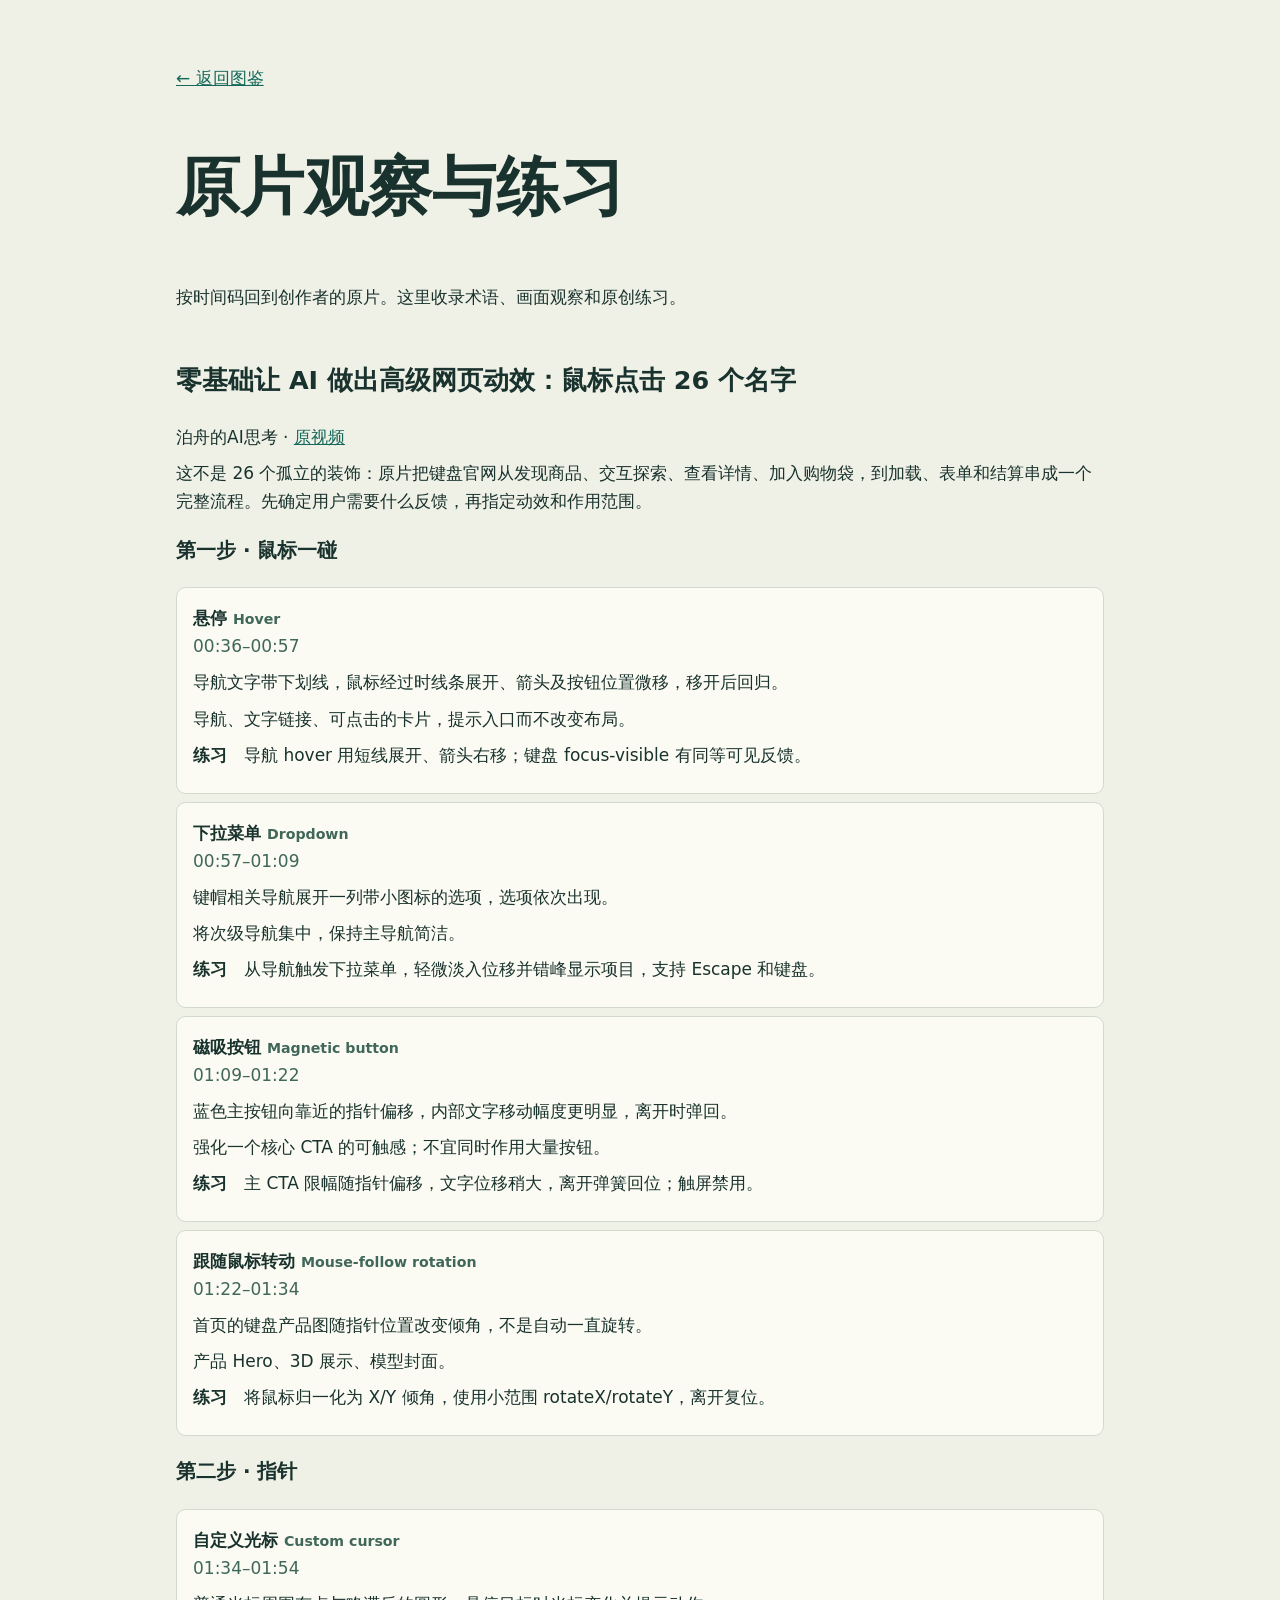
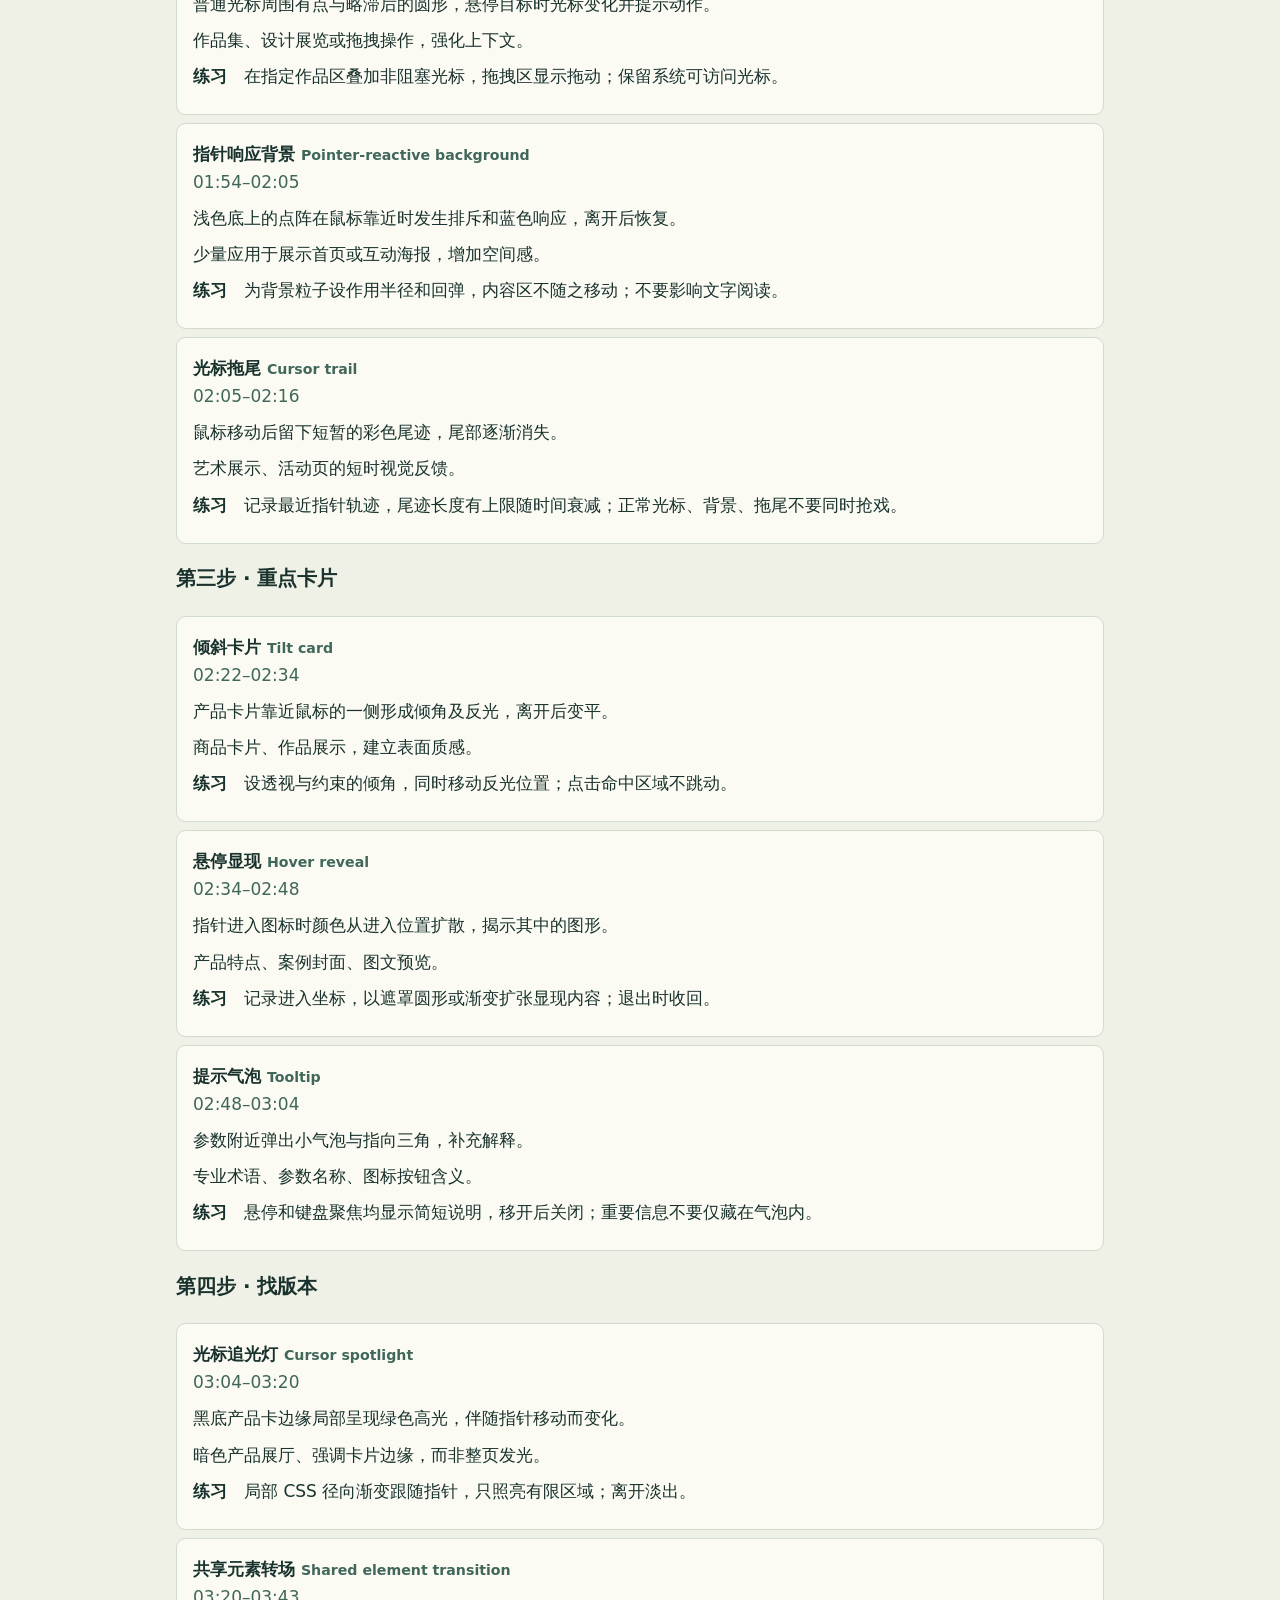
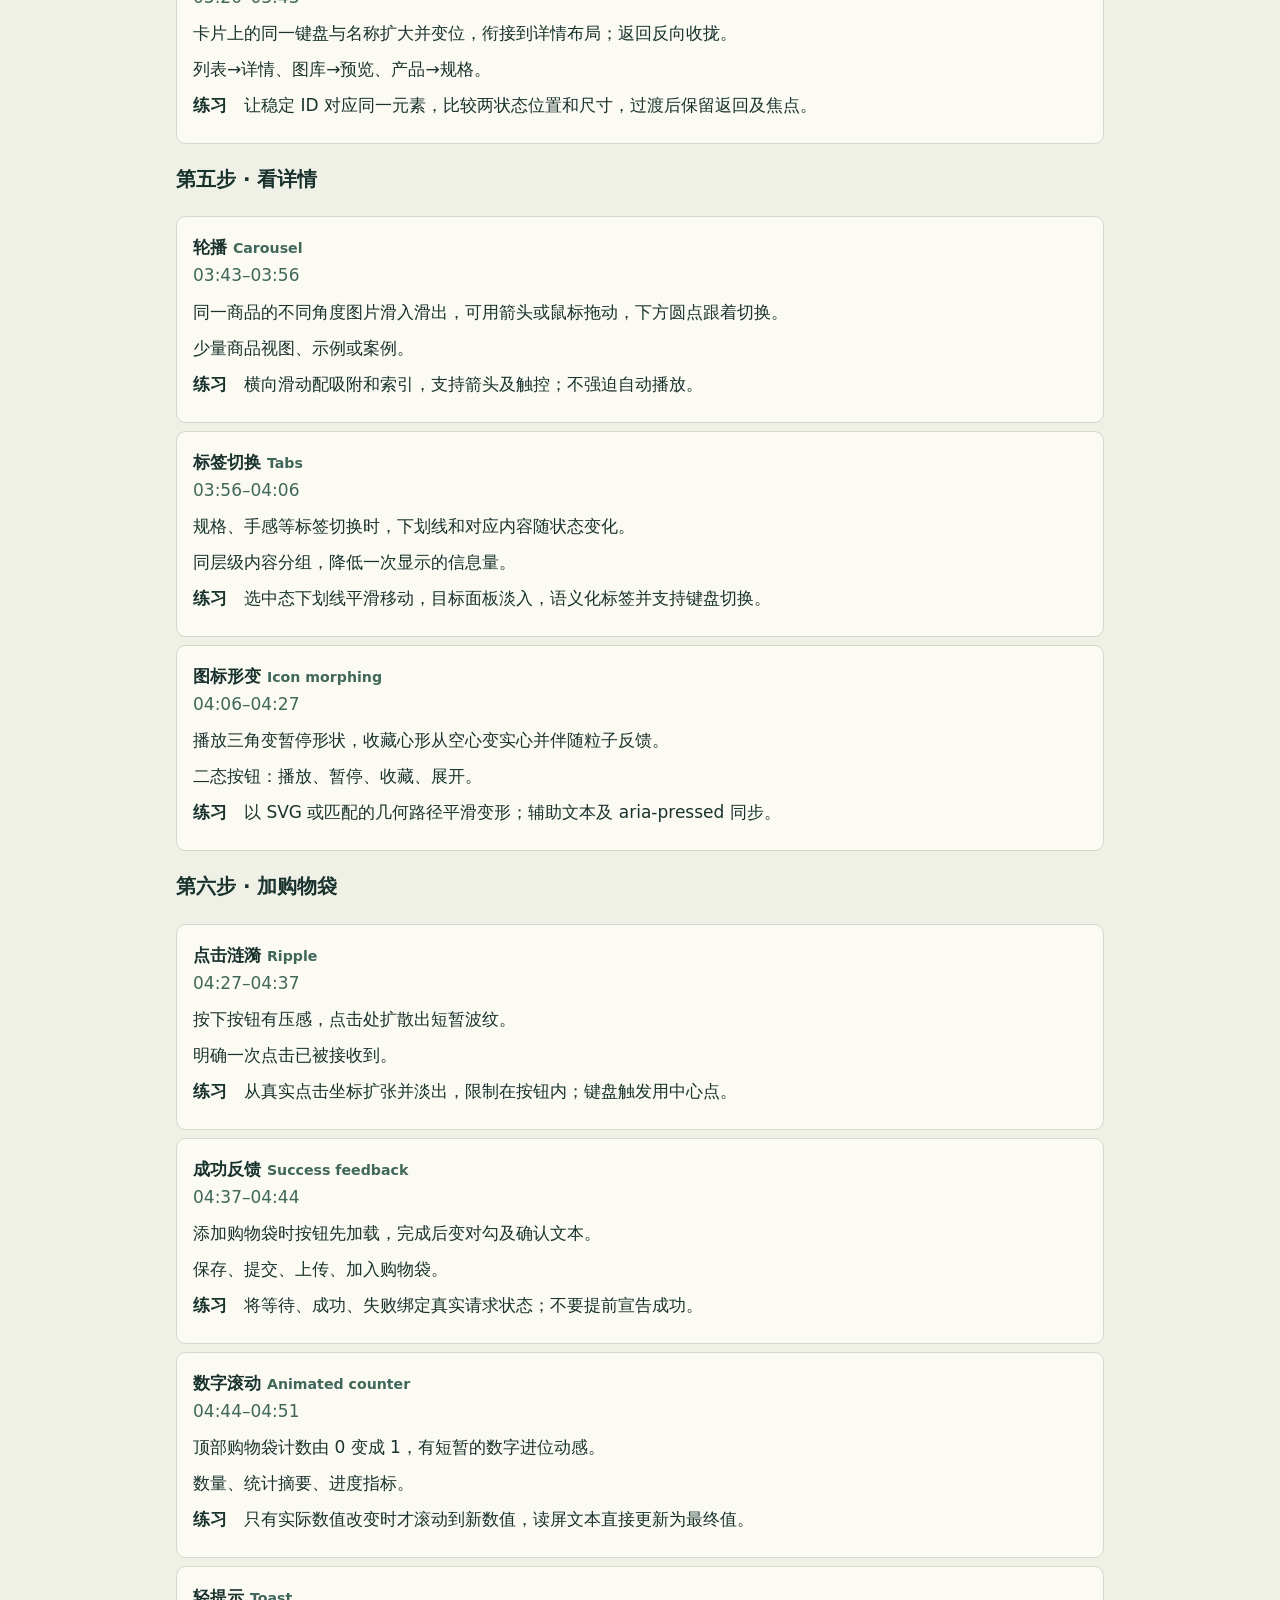
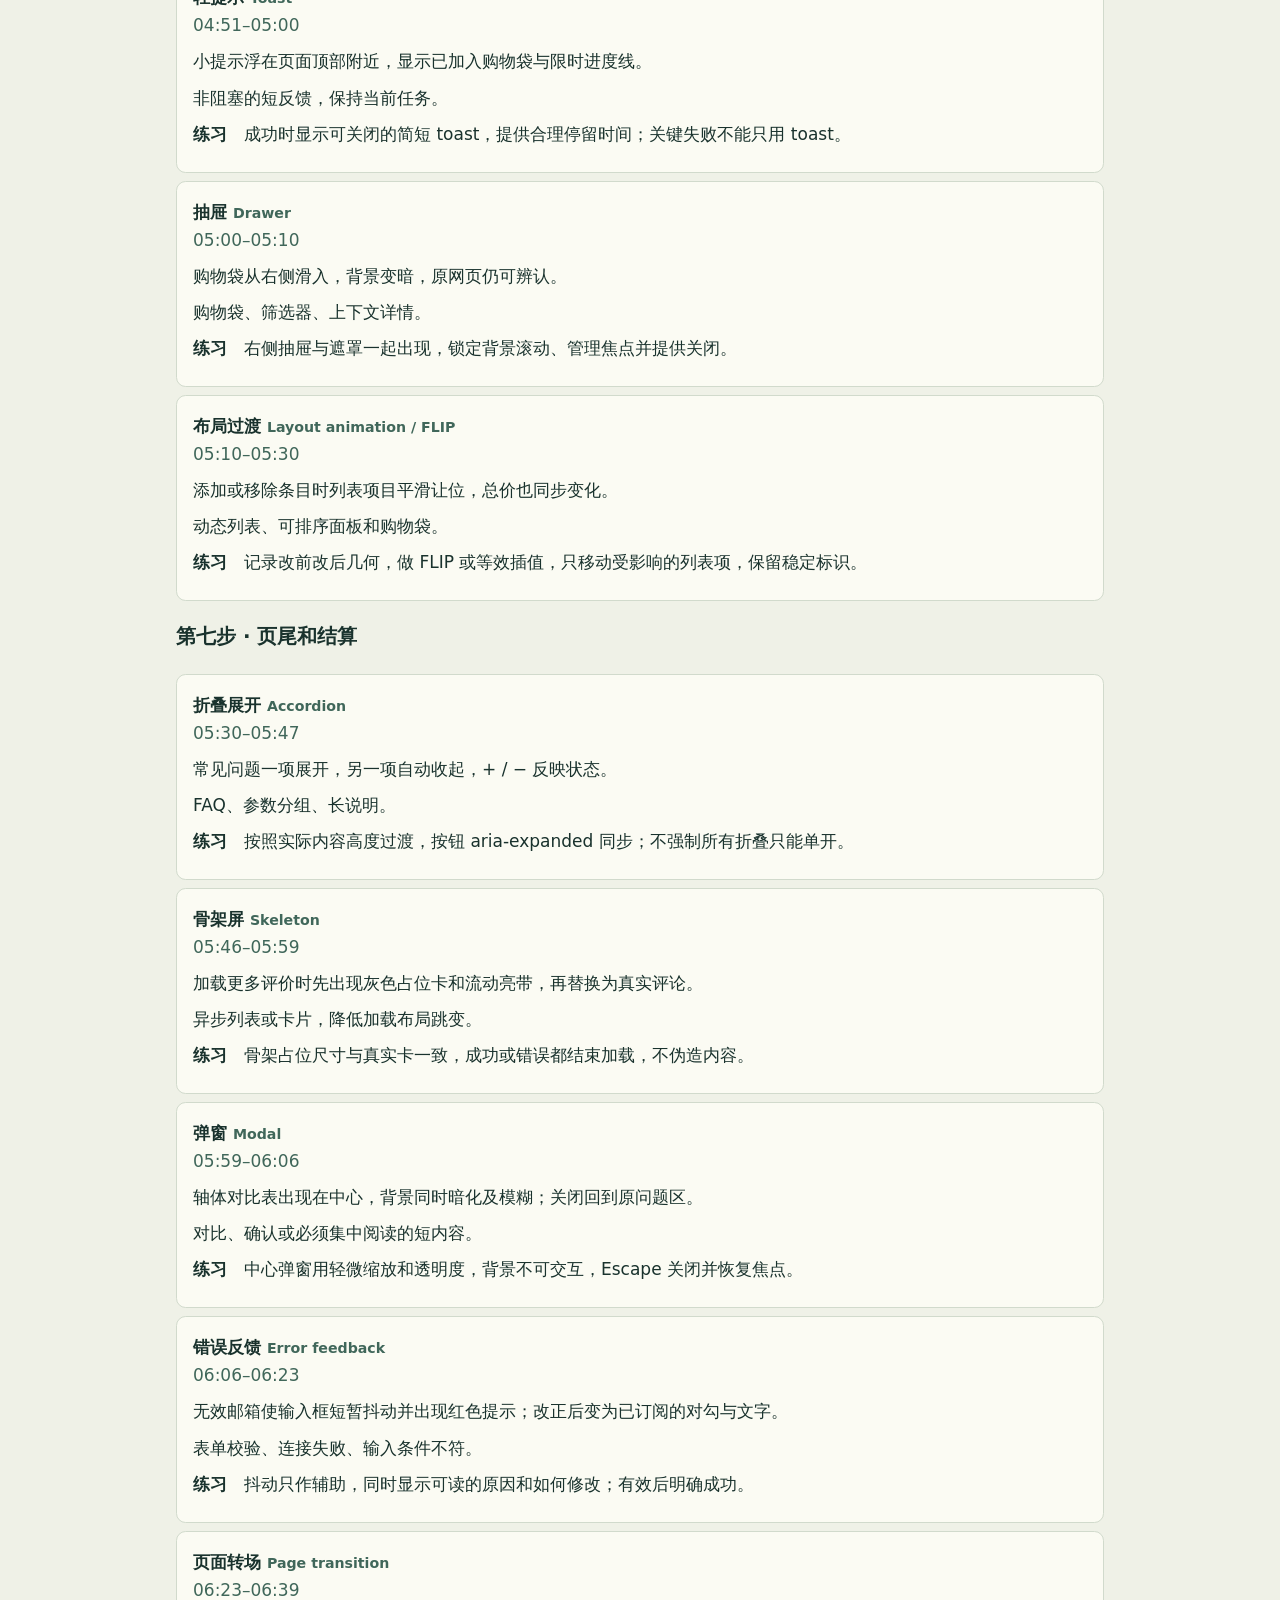
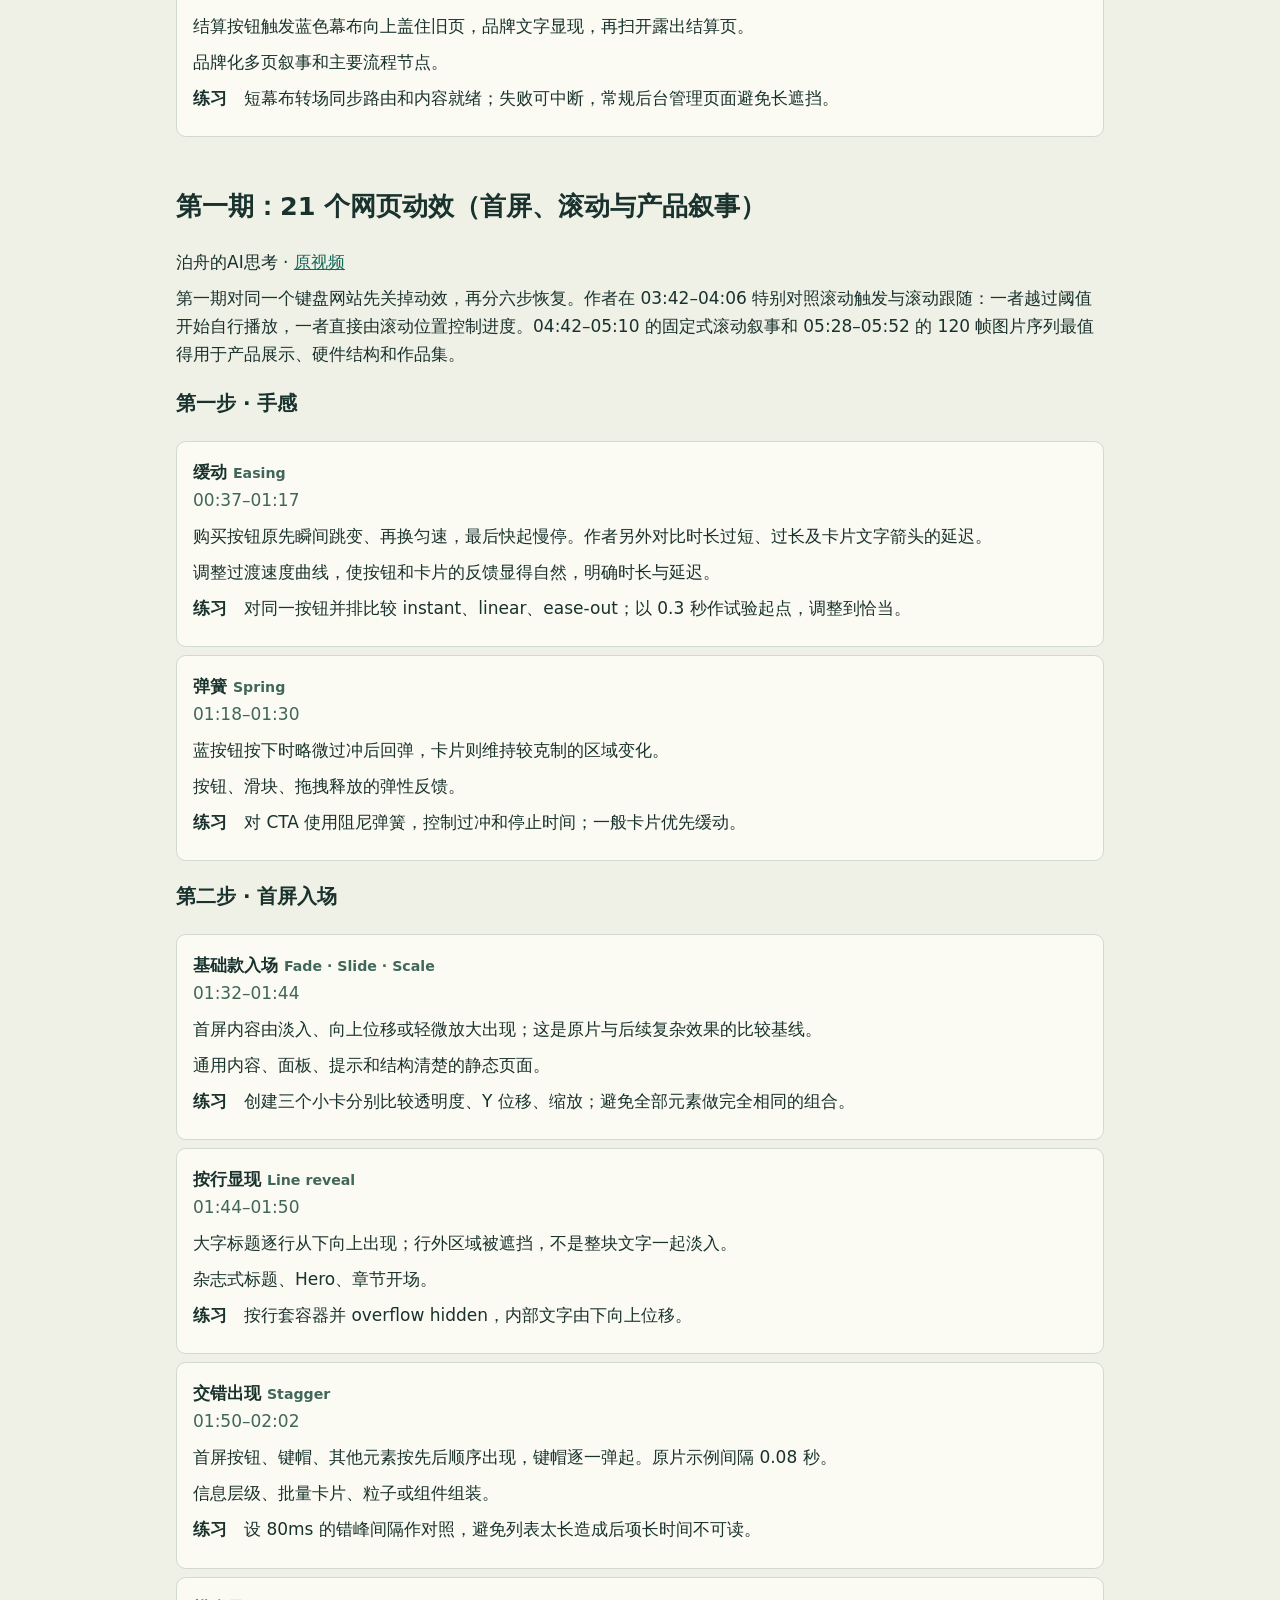
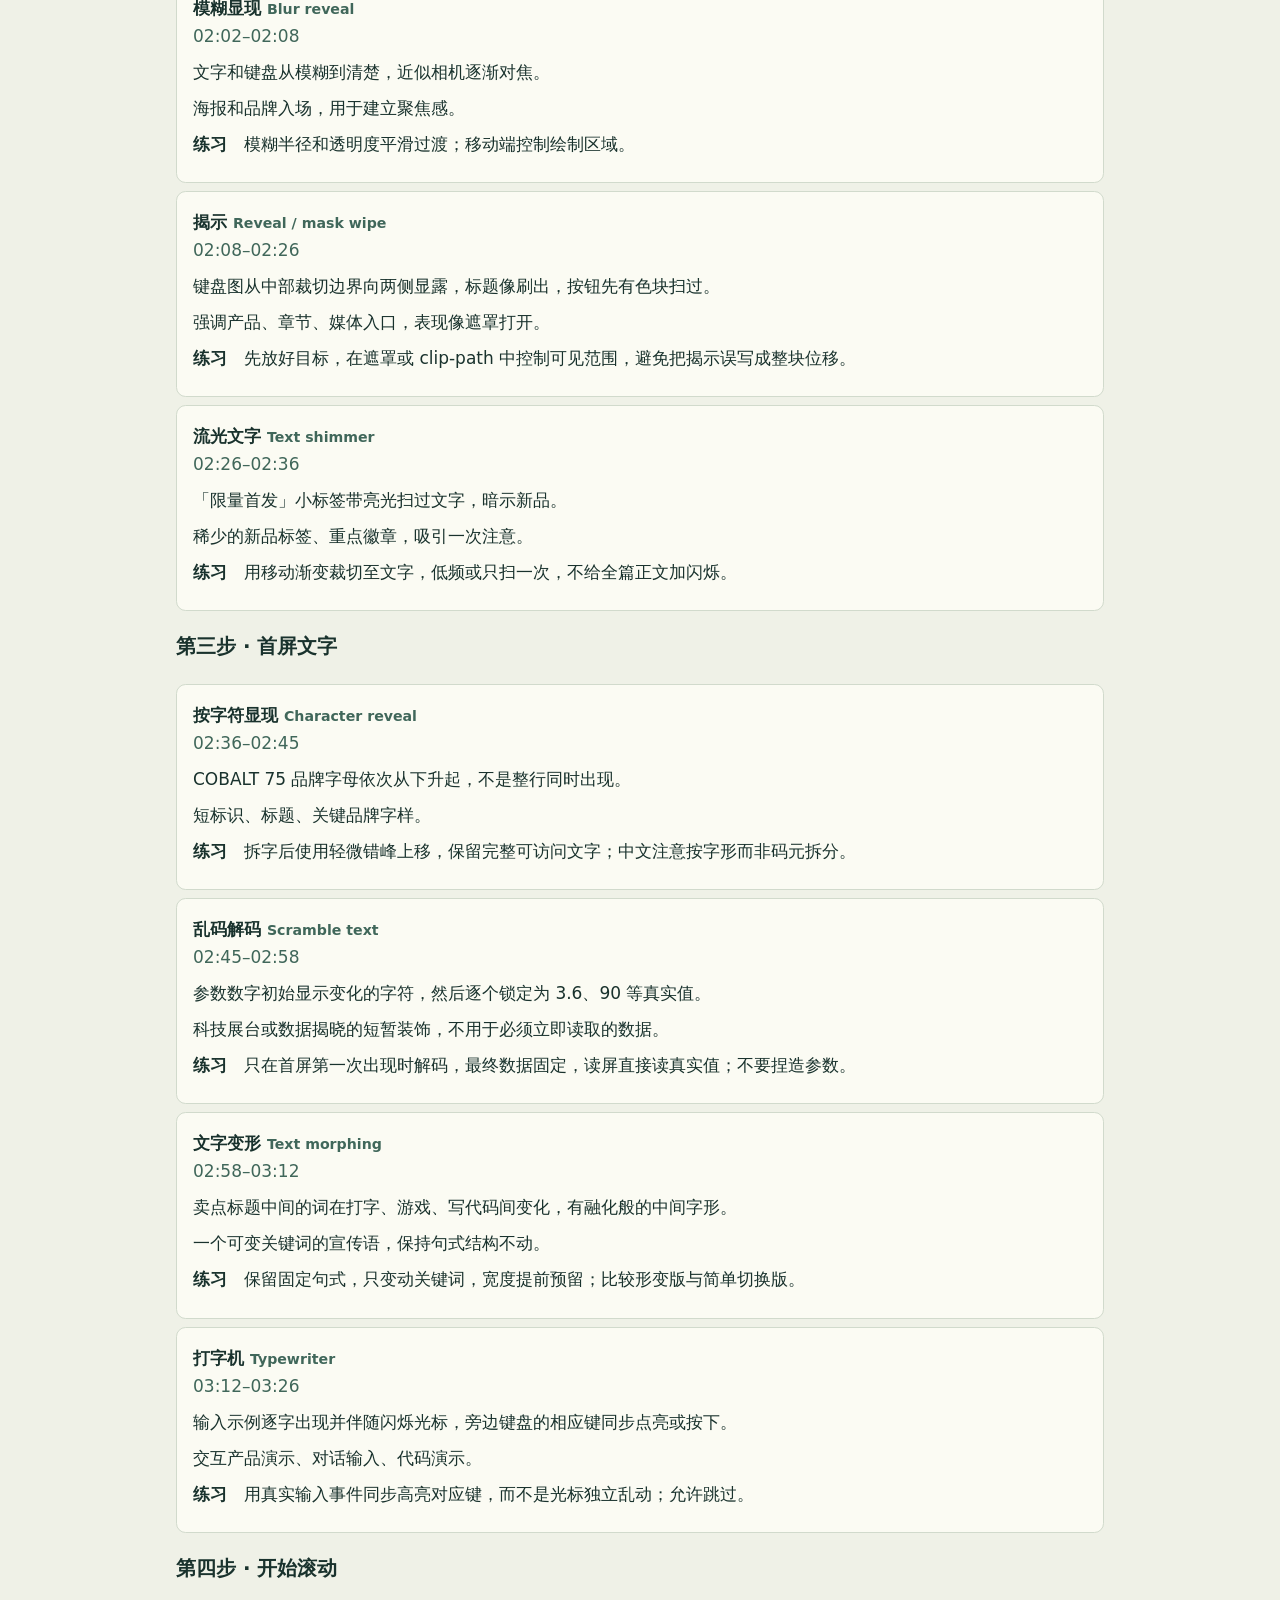
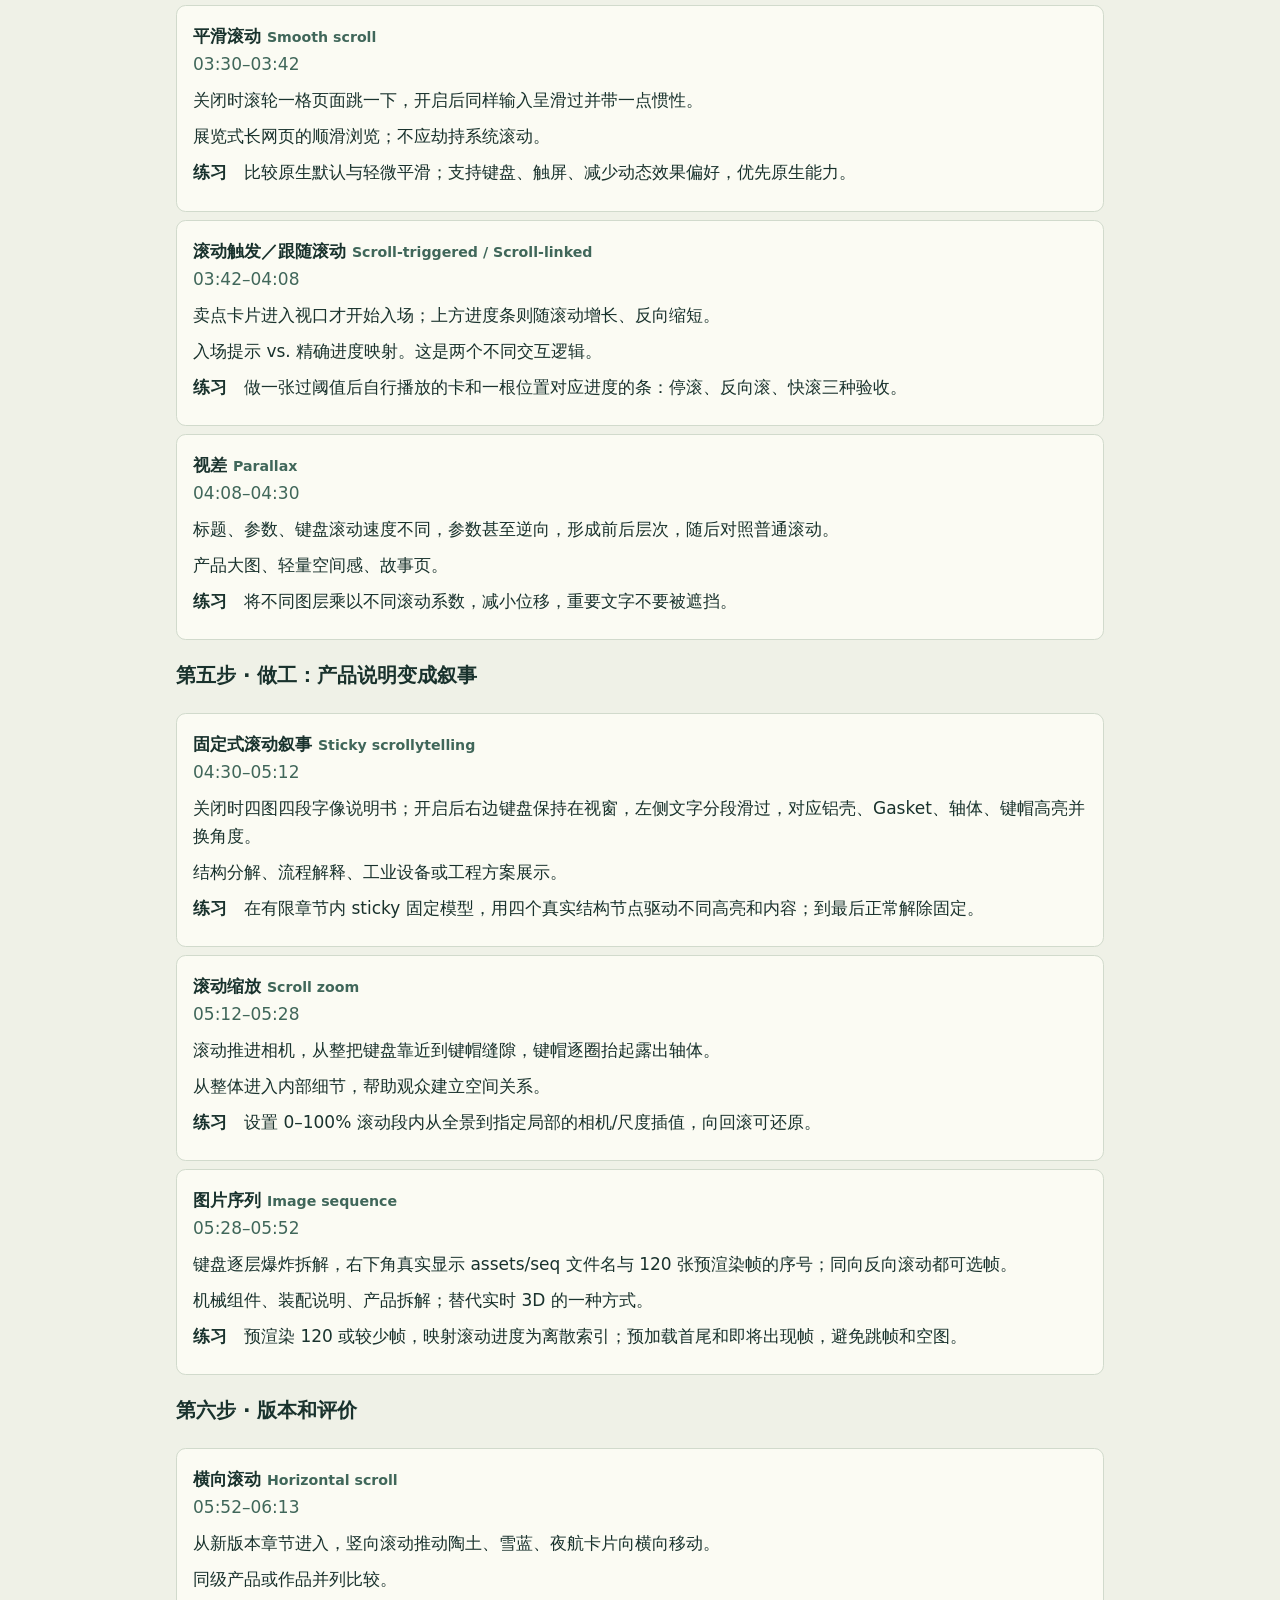
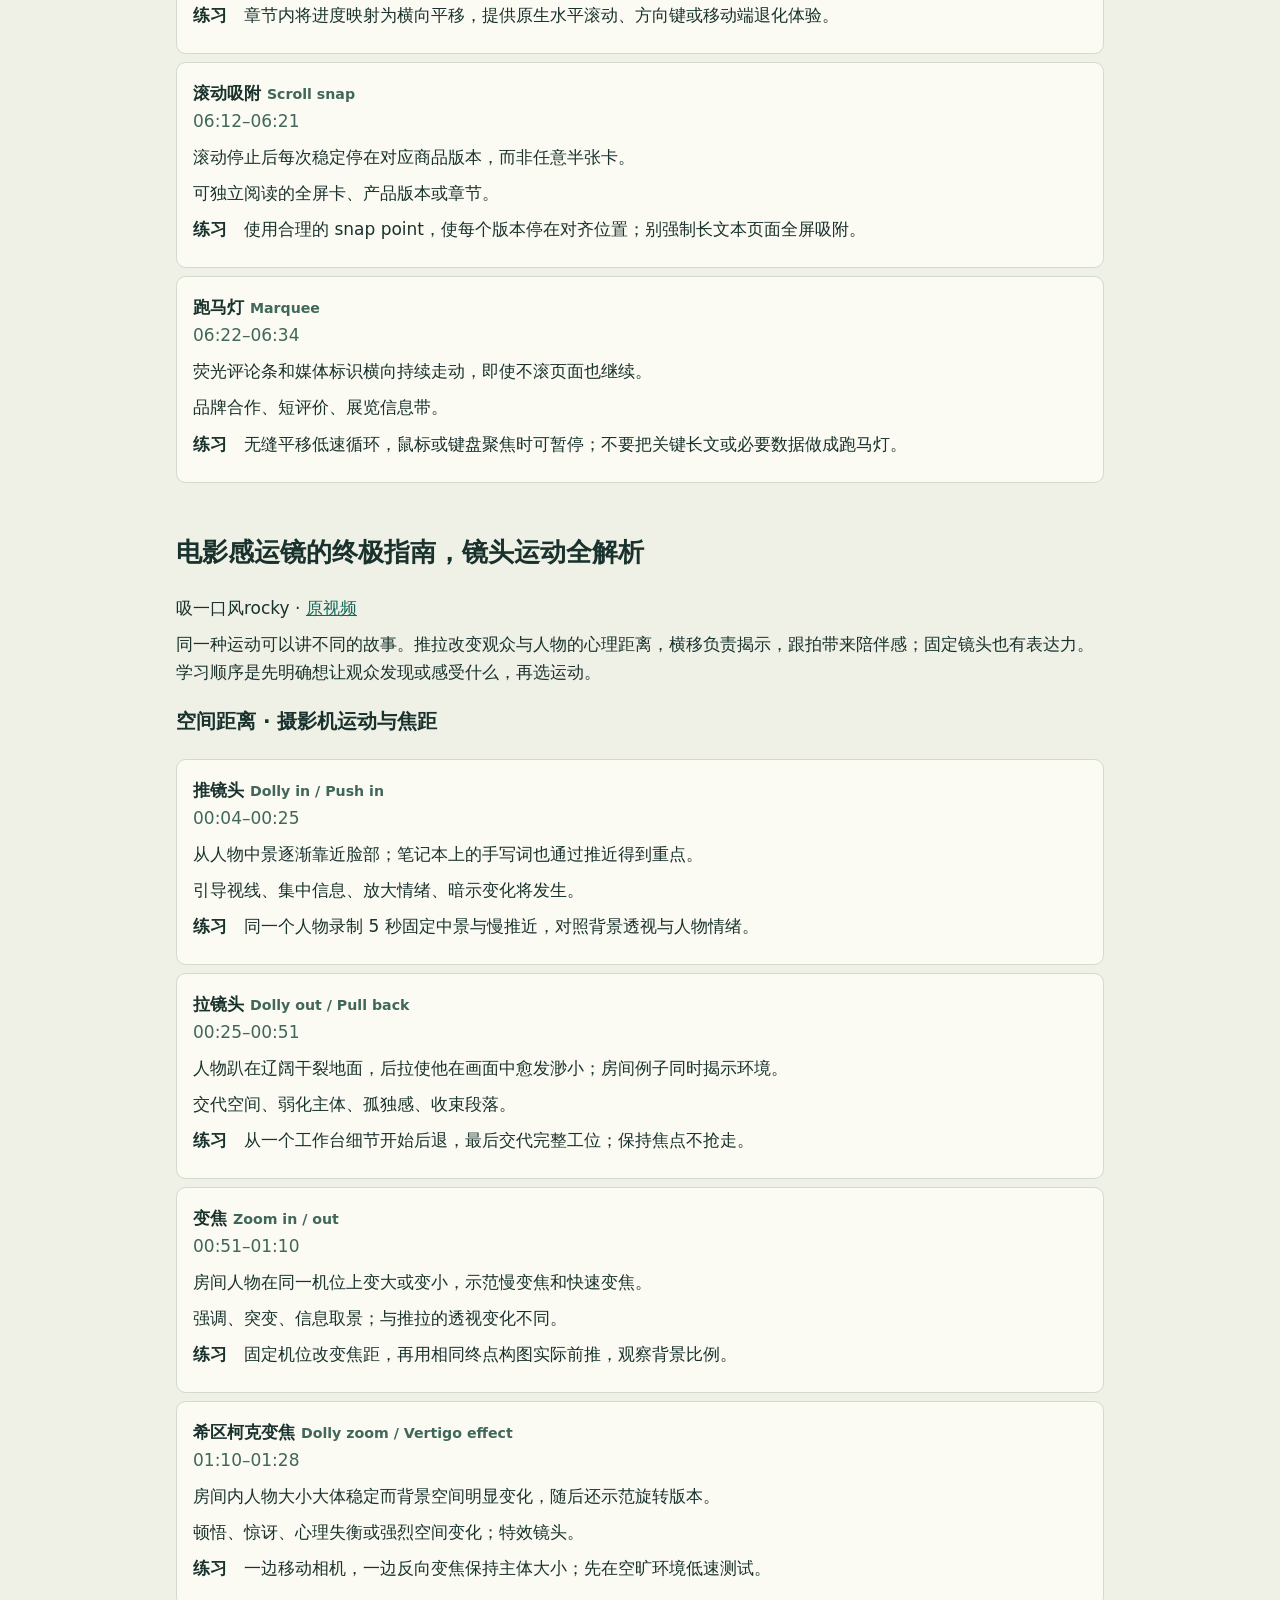
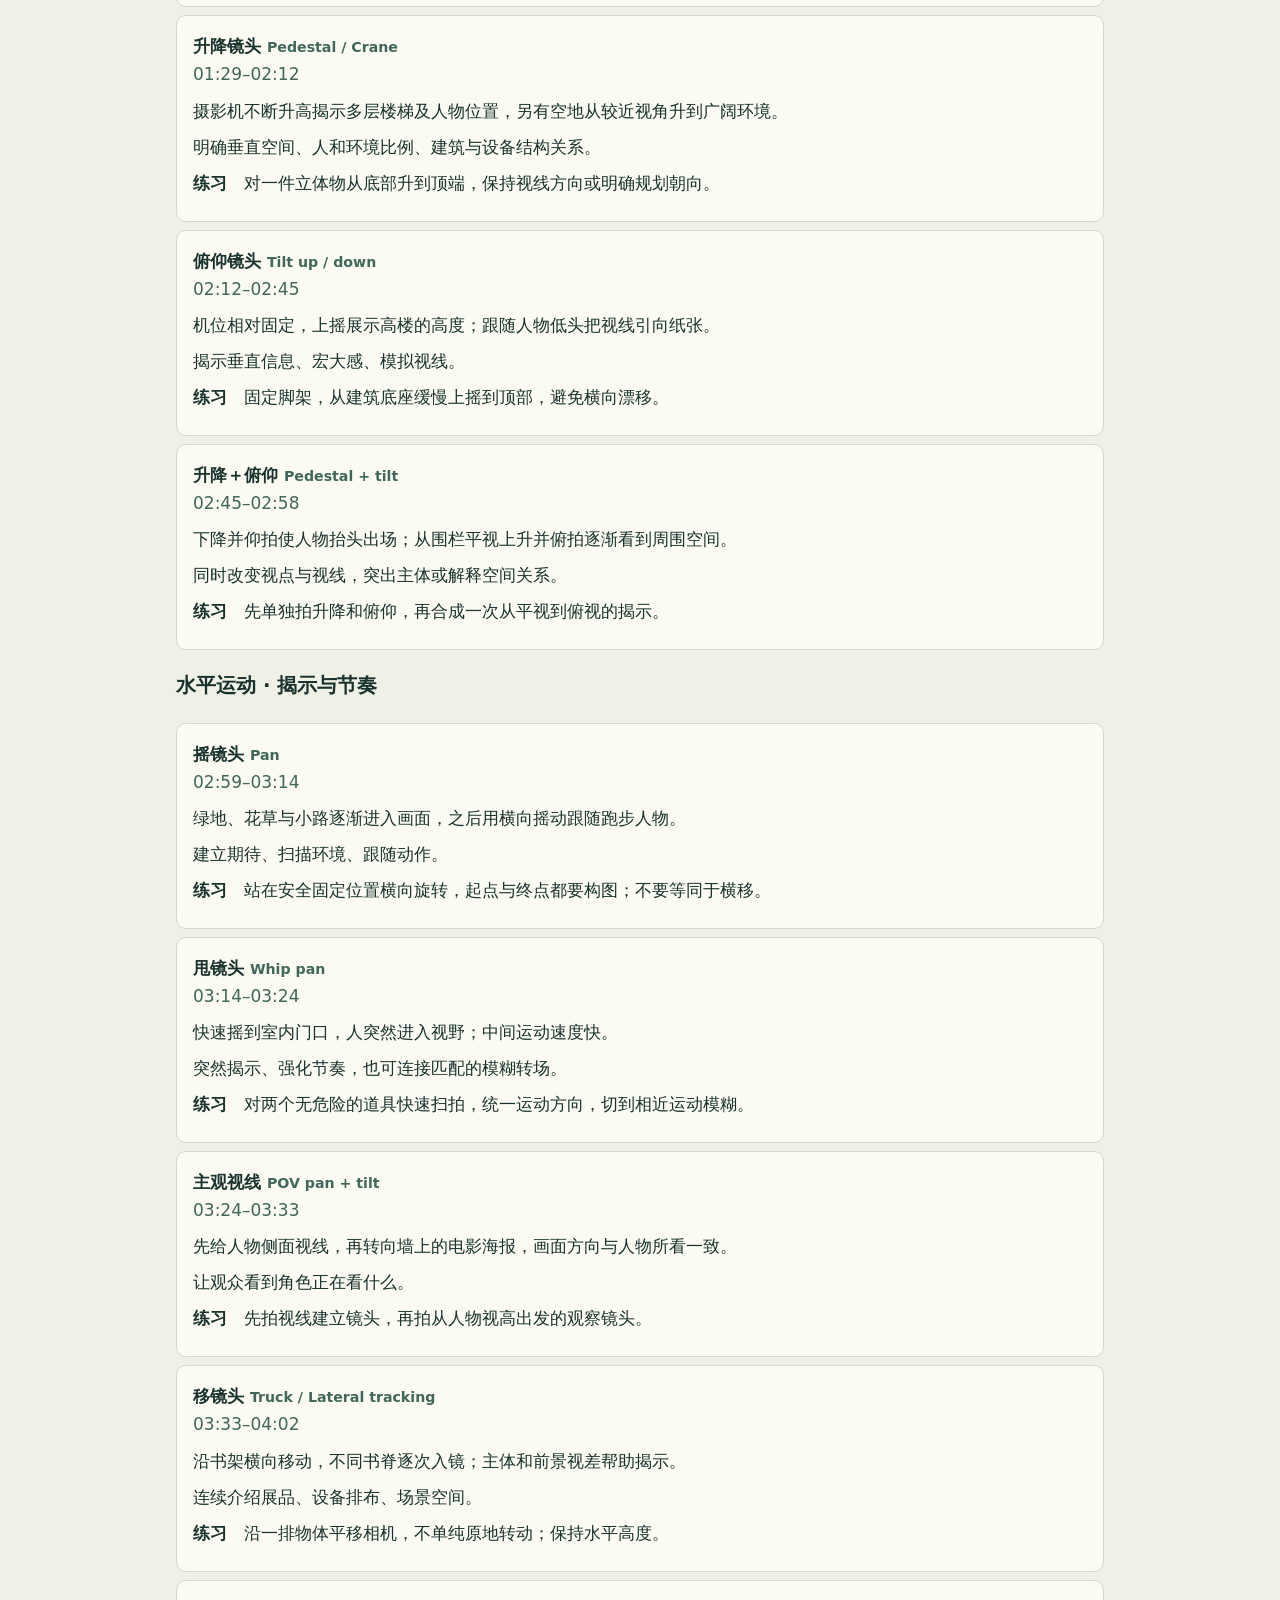
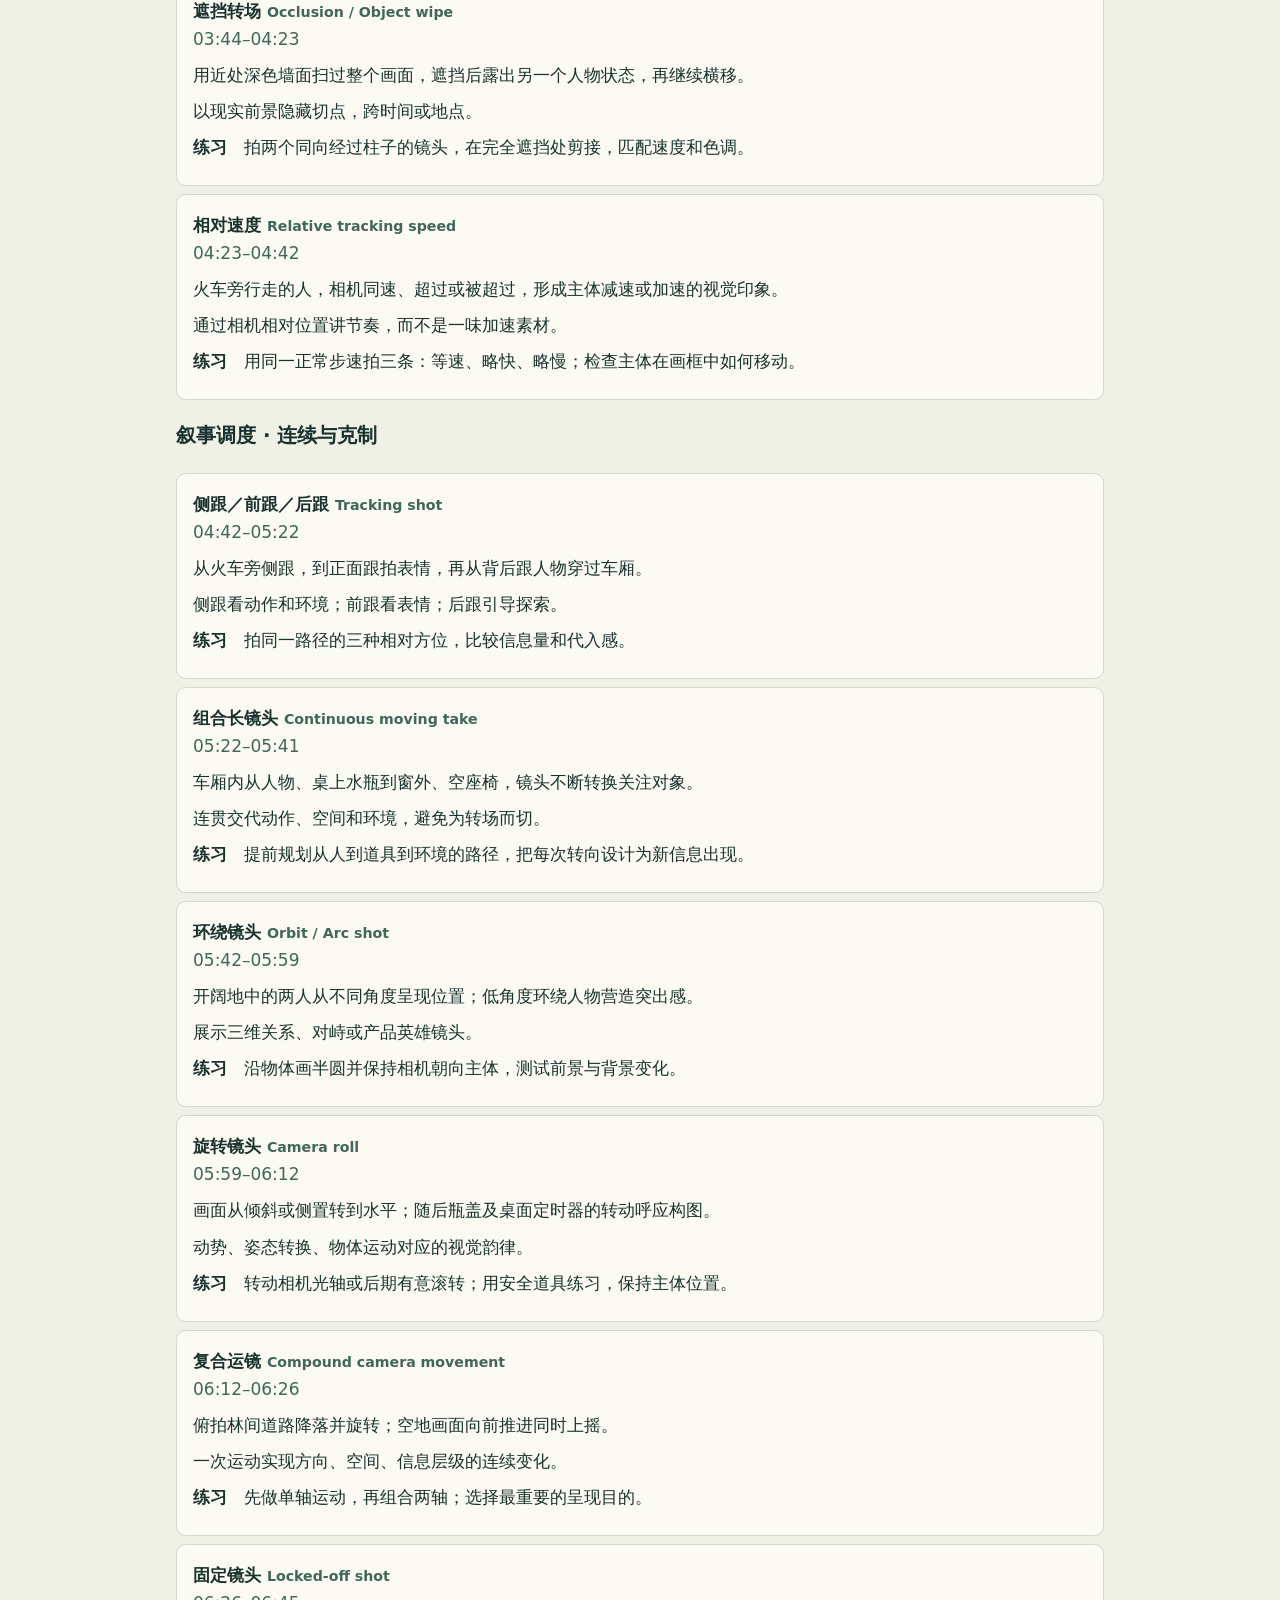
<file: learning-notes.html>
<!doctype html><html lang="zh-CN"><meta charset="utf-8"><meta name="viewport" content="width=device-width,initial-scale=1"><title>原片观察与练习 · 视觉与专业术语图鉴</title><style>body{font:17px/1.65 system-ui,sans-serif;background:#eff1e7;color:#19322d;margin:0}main{max-width:58rem;margin:auto;padding:clamp(1rem,5vw,4rem)}a{color:#146859}section{margin:3rem 0}h1{font-size:clamp(2rem,7vw,4rem)}article{padding:1rem;background:#fbfbf3;margin:.5rem 0;border:1px solid #d1dacc;border-radius:.6rem}h4,.time{margin:0}.time,small{color:#40675a}p{margin:.5rem 0}</style><main><a href="./index.html">← 返回图鉴</a><h1>原片观察与练习</h1><p>按时间码回到创作者的原片。这里收录术语、画面观察和原创练习。</p><section><h2>零基础让 AI 做出高级网页动效：鼠标点击 26 个名字</h2><p>泊舟的AI思考 · <a href="https://www.douyin.com/video/7709126118539873587">原视频</a></p><p>这不是 26 个孤立的装饰：原片把键盘官网从发现商品、交互探索、查看详情、加入购物袋，到加载、表单和结算串成一个完整流程。先确定用户需要什么反馈，再指定动效和作用范围。</p><h3>第一步 · 鼠标一碰</h3><article><h4>悬停 <small>Hover</small></h4><p class="time">00:36–00:57</p><p>导航文字带下划线，鼠标经过时线条展开、箭头及按钮位置微移，移开后回归。</p><p>导航、文字链接、可点击的卡片，提示入口而不改变布局。</p><p><strong>练习</strong>　导航 hover 用短线展开、箭头右移；键盘 focus-visible 有同等可见反馈。</p></article><article><h4>下拉菜单 <small>Dropdown</small></h4><p class="time">00:57–01:09</p><p>键帽相关导航展开一列带小图标的选项，选项依次出现。</p><p>将次级导航集中，保持主导航简洁。</p><p><strong>练习</strong>　从导航触发下拉菜单，轻微淡入位移并错峰显示项目，支持 Escape 和键盘。</p></article><article><h4>磁吸按钮 <small>Magnetic button</small></h4><p class="time">01:09–01:22</p><p>蓝色主按钮向靠近的指针偏移，内部文字移动幅度更明显，离开时弹回。</p><p>强化一个核心 CTA 的可触感；不宜同时作用大量按钮。</p><p><strong>练习</strong>　主 CTA 限幅随指针偏移，文字位移稍大，离开弹簧回位；触屏禁用。</p></article><article><h4>跟随鼠标转动 <small>Mouse-follow rotation</small></h4><p class="time">01:22–01:34</p><p>首页的键盘产品图随指针位置改变倾角，不是自动一直旋转。</p><p>产品 Hero、3D 展示、模型封面。</p><p><strong>练习</strong>　将鼠标归一化为 X/Y 倾角，使用小范围 rotateX/rotateY，离开复位。</p></article><h3>第二步 · 指针</h3><article><h4>自定义光标 <small>Custom cursor</small></h4><p class="time">01:34–01:54</p><p>普通光标周围有点与略滞后的圆形，悬停目标时光标变化并提示动作。</p><p>作品集、设计展览或拖拽操作，强化上下文。</p><p><strong>练习</strong>　在指定作品区叠加非阻塞光标，拖拽区显示拖动；保留系统可访问光标。</p></article><article><h4>指针响应背景 <small>Pointer-reactive background</small></h4><p class="time">01:54–02:05</p><p>浅色底上的点阵在鼠标靠近时发生排斥和蓝色响应，离开后恢复。</p><p>少量应用于展示首页或互动海报，增加空间感。</p><p><strong>练习</strong>　为背景粒子设作用半径和回弹，内容区不随之移动；不要影响文字阅读。</p></article><article><h4>光标拖尾 <small>Cursor trail</small></h4><p class="time">02:05–02:16</p><p>鼠标移动后留下短暂的彩色尾迹，尾部逐渐消失。</p><p>艺术展示、活动页的短时视觉反馈。</p><p><strong>练习</strong>　记录最近指针轨迹，尾迹长度有上限随时间衰减；正常光标、背景、拖尾不要同时抢戏。</p></article><h3>第三步 · 重点卡片</h3><article><h4>倾斜卡片 <small>Tilt card</small></h4><p class="time">02:22–02:34</p><p>产品卡片靠近鼠标的一侧形成倾角及反光，离开后变平。</p><p>商品卡片、作品展示，建立表面质感。</p><p><strong>练习</strong>　设透视与约束的倾角，同时移动反光位置；点击命中区域不跳动。</p></article><article><h4>悬停显现 <small>Hover reveal</small></h4><p class="time">02:34–02:48</p><p>指针进入图标时颜色从进入位置扩散，揭示其中的图形。</p><p>产品特点、案例封面、图文预览。</p><p><strong>练习</strong>　记录进入坐标，以遮罩圆形或渐变扩张显现内容；退出时收回。</p></article><article><h4>提示气泡 <small>Tooltip</small></h4><p class="time">02:48–03:04</p><p>参数附近弹出小气泡与指向三角，补充解释。</p><p>专业术语、参数名称、图标按钮含义。</p><p><strong>练习</strong>　悬停和键盘聚焦均显示简短说明，移开后关闭；重要信息不要仅藏在气泡内。</p></article><h3>第四步 · 找版本</h3><article><h4>光标追光灯 <small>Cursor spotlight</small></h4><p class="time">03:04–03:20</p><p>黑底产品卡边缘局部呈现绿色高光，伴随指针移动而变化。</p><p>暗色产品展厅、强调卡片边缘，而非整页发光。</p><p><strong>练习</strong>　局部 CSS 径向渐变跟随指针，只照亮有限区域；离开淡出。</p></article><article><h4>共享元素转场 <small>Shared element transition</small></h4><p class="time">03:20–03:43</p><p>卡片上的同一键盘与名称扩大并变位，衔接到详情布局；返回反向收拢。</p><p>列表→详情、图库→预览、产品→规格。</p><p><strong>练习</strong>　让稳定 ID 对应同一元素，比较两状态位置和尺寸，过渡后保留返回及焦点。</p></article><h3>第五步 · 看详情</h3><article><h4>轮播 <small>Carousel</small></h4><p class="time">03:43–03:56</p><p>同一商品的不同角度图片滑入滑出，可用箭头或鼠标拖动，下方圆点跟着切换。</p><p>少量商品视图、示例或案例。</p><p><strong>练习</strong>　横向滑动配吸附和索引，支持箭头及触控；不强迫自动播放。</p></article><article><h4>标签切换 <small>Tabs</small></h4><p class="time">03:56–04:06</p><p>规格、手感等标签切换时，下划线和对应内容随状态变化。</p><p>同层级内容分组，降低一次显示的信息量。</p><p><strong>练习</strong>　选中态下划线平滑移动，目标面板淡入，语义化标签并支持键盘切换。</p></article><article><h4>图标形变 <small>Icon morphing</small></h4><p class="time">04:06–04:27</p><p>播放三角变暂停形状，收藏心形从空心变实心并伴随粒子反馈。</p><p>二态按钮：播放、暂停、收藏、展开。</p><p><strong>练习</strong>　以 SVG 或匹配的几何路径平滑变形；辅助文本及 aria-pressed 同步。</p></article><h3>第六步 · 加购物袋</h3><article><h4>点击涟漪 <small>Ripple</small></h4><p class="time">04:27–04:37</p><p>按下按钮有压感，点击处扩散出短暂波纹。</p><p>明确一次点击已被接收到。</p><p><strong>练习</strong>　从真实点击坐标扩张并淡出，限制在按钮内；键盘触发用中心点。</p></article><article><h4>成功反馈 <small>Success feedback</small></h4><p class="time">04:37–04:44</p><p>添加购物袋时按钮先加载，完成后变对勾及确认文本。</p><p>保存、提交、上传、加入购物袋。</p><p><strong>练习</strong>　将等待、成功、失败绑定真实请求状态；不要提前宣告成功。</p></article><article><h4>数字滚动 <small>Animated counter</small></h4><p class="time">04:44–04:51</p><p>顶部购物袋计数由 0 变成 1，有短暂的数字进位动感。</p><p>数量、统计摘要、进度指标。</p><p><strong>练习</strong>　只有实际数值改变时才滚动到新数值，读屏文本直接更新为最终值。</p></article><article><h4>轻提示 <small>Toast</small></h4><p class="time">04:51–05:00</p><p>小提示浮在页面顶部附近，显示已加入购物袋与限时进度线。</p><p>非阻塞的短反馈，保持当前任务。</p><p><strong>练习</strong>　成功时显示可关闭的简短 toast，提供合理停留时间；关键失败不能只用 toast。</p></article><article><h4>抽屉 <small>Drawer</small></h4><p class="time">05:00–05:10</p><p>购物袋从右侧滑入，背景变暗，原网页仍可辨认。</p><p>购物袋、筛选器、上下文详情。</p><p><strong>练习</strong>　右侧抽屉与遮罩一起出现，锁定背景滚动、管理焦点并提供关闭。</p></article><article><h4>布局过渡 <small>Layout animation / FLIP</small></h4><p class="time">05:10–05:30</p><p>添加或移除条目时列表项目平滑让位，总价也同步变化。</p><p>动态列表、可排序面板和购物袋。</p><p><strong>练习</strong>　记录改前改后几何，做 FLIP 或等效插值，只移动受影响的列表项，保留稳定标识。</p></article><h3>第七步 · 页尾和结算</h3><article><h4>折叠展开 <small>Accordion</small></h4><p class="time">05:30–05:47</p><p>常见问题一项展开，另一项自动收起，+ / − 反映状态。</p><p>FAQ、参数分组、长说明。</p><p><strong>练习</strong>　按照实际内容高度过渡，按钮 aria-expanded 同步；不强制所有折叠只能单开。</p></article><article><h4>骨架屏 <small>Skeleton</small></h4><p class="time">05:46–05:59</p><p>加载更多评价时先出现灰色占位卡和流动亮带，再替换为真实评论。</p><p>异步列表或卡片，降低加载布局跳变。</p><p><strong>练习</strong>　骨架占位尺寸与真实卡一致，成功或错误都结束加载，不伪造内容。</p></article><article><h4>弹窗 <small>Modal</small></h4><p class="time">05:59–06:06</p><p>轴体对比表出现在中心，背景同时暗化及模糊；关闭回到原问题区。</p><p>对比、确认或必须集中阅读的短内容。</p><p><strong>练习</strong>　中心弹窗用轻微缩放和透明度，背景不可交互，Escape 关闭并恢复焦点。</p></article><article><h4>错误反馈 <small>Error feedback</small></h4><p class="time">06:06–06:23</p><p>无效邮箱使输入框短暂抖动并出现红色提示；改正后变为已订阅的对勾与文字。</p><p>表单校验、连接失败、输入条件不符。</p><p><strong>练习</strong>　抖动只作辅助，同时显示可读的原因和如何修改；有效后明确成功。</p></article><article><h4>页面转场 <small>Page transition</small></h4><p class="time">06:23–06:39</p><p>结算按钮触发蓝色幕布向上盖住旧页，品牌文字显现，再扫开露出结算页。</p><p>品牌化多页叙事和主要流程节点。</p><p><strong>练习</strong>　短幕布转场同步路由和内容就绪；失败可中断，常规后台管理页面避免长遮挡。</p></article></section><section><h2>第一期：21 个网页动效（首屏、滚动与产品叙事）</h2><p>泊舟的AI思考 · <a href="https://x.com/bozhou_ai/status/2122573697567617254">原视频</a></p><p>第一期对同一个键盘网站先关掉动效，再分六步恢复。作者在 03:42–04:06 特别对照滚动触发与滚动跟随：一者越过阈值开始自行播放，一者直接由滚动位置控制进度。04:42–05:10 的固定式滚动叙事和 05:28–05:52 的 120 帧图片序列最值得用于产品展示、硬件结构和作品集。</p><h3>第一步 · 手感</h3><article><h4>缓动 <small>Easing</small></h4><p class="time">00:37–01:17</p><p>购买按钮原先瞬间跳变、再换匀速，最后快起慢停。作者另外对比时长过短、过长及卡片文字箭头的延迟。</p><p>调整过渡速度曲线，使按钮和卡片的反馈显得自然，明确时长与延迟。</p><p><strong>练习</strong>　对同一按钮并排比较 instant、linear、ease-out；以 0.3 秒作试验起点，调整到恰当。</p></article><article><h4>弹簧 <small>Spring</small></h4><p class="time">01:18–01:30</p><p>蓝按钮按下时略微过冲后回弹，卡片则维持较克制的区域变化。</p><p>按钮、滑块、拖拽释放的弹性反馈。</p><p><strong>练习</strong>　对 CTA 使用阻尼弹簧，控制过冲和停止时间；一般卡片优先缓动。</p></article><h3>第二步 · 首屏入场</h3><article><h4>基础款入场 <small>Fade · Slide · Scale</small></h4><p class="time">01:32–01:44</p><p>首屏内容由淡入、向上位移或轻微放大出现；这是原片与后续复杂效果的比较基线。</p><p>通用内容、面板、提示和结构清楚的静态页面。</p><p><strong>练习</strong>　创建三个小卡分别比较透明度、Y 位移、缩放；避免全部元素做完全相同的组合。</p></article><article><h4>按行显现 <small>Line reveal</small></h4><p class="time">01:44–01:50</p><p>大字标题逐行从下向上出现；行外区域被遮挡，不是整块文字一起淡入。</p><p>杂志式标题、Hero、章节开场。</p><p><strong>练习</strong>　按行套容器并 overflow hidden，内部文字由下向上位移。</p></article><article><h4>交错出现 <small>Stagger</small></h4><p class="time">01:50–02:02</p><p>首屏按钮、键帽、其他元素按先后顺序出现，键帽逐一弹起。原片示例间隔 0.08 秒。</p><p>信息层级、批量卡片、粒子或组件组装。</p><p><strong>练习</strong>　设 80ms 的错峰间隔作对照，避免列表太长造成后项长时间不可读。</p></article><article><h4>模糊显现 <small>Blur reveal</small></h4><p class="time">02:02–02:08</p><p>文字和键盘从模糊到清楚，近似相机逐渐对焦。</p><p>海报和品牌入场，用于建立聚焦感。</p><p><strong>练习</strong>　模糊半径和透明度平滑过渡；移动端控制绘制区域。</p></article><article><h4>揭示 <small>Reveal / mask wipe</small></h4><p class="time">02:08–02:26</p><p>键盘图从中部裁切边界向两侧显露，标题像刷出，按钮先有色块扫过。</p><p>强调产品、章节、媒体入口，表现像遮罩打开。</p><p><strong>练习</strong>　先放好目标，在遮罩或 clip-path 中控制可见范围，避免把揭示误写成整块位移。</p></article><article><h4>流光文字 <small>Text shimmer</small></h4><p class="time">02:26–02:36</p><p>「限量首发」小标签带亮光扫过文字，暗示新品。</p><p>稀少的新品标签、重点徽章，吸引一次注意。</p><p><strong>练习</strong>　用移动渐变裁切至文字，低频或只扫一次，不给全篇正文加闪烁。</p></article><h3>第三步 · 首屏文字</h3><article><h4>按字符显现 <small>Character reveal</small></h4><p class="time">02:36–02:45</p><p>COBALT 75 品牌字母依次从下升起，不是整行同时出现。</p><p>短标识、标题、关键品牌字样。</p><p><strong>练习</strong>　拆字后使用轻微错峰上移，保留完整可访问文字；中文注意按字形而非码元拆分。</p></article><article><h4>乱码解码 <small>Scramble text</small></h4><p class="time">02:45–02:58</p><p>参数数字初始显示变化的字符，然后逐个锁定为 3.6、90 等真实值。</p><p>科技展台或数据揭晓的短暂装饰，不用于必须立即读取的数据。</p><p><strong>练习</strong>　只在首屏第一次出现时解码，最终数据固定，读屏直接读真实值；不要捏造参数。</p></article><article><h4>文字变形 <small>Text morphing</small></h4><p class="time">02:58–03:12</p><p>卖点标题中间的词在打字、游戏、写代码间变化，有融化般的中间字形。</p><p>一个可变关键词的宣传语，保持句式结构不动。</p><p><strong>练习</strong>　保留固定句式，只变动关键词，宽度提前预留；比较形变版与简单切换版。</p></article><article><h4>打字机 <small>Typewriter</small></h4><p class="time">03:12–03:26</p><p>输入示例逐字出现并伴随闪烁光标，旁边键盘的相应键同步点亮或按下。</p><p>交互产品演示、对话输入、代码演示。</p><p><strong>练习</strong>　用真实输入事件同步高亮对应键，而不是光标独立乱动；允许跳过。</p></article><h3>第四步 · 开始滚动</h3><article><h4>平滑滚动 <small>Smooth scroll</small></h4><p class="time">03:30–03:42</p><p>关闭时滚轮一格页面跳一下，开启后同样输入呈滑过并带一点惯性。</p><p>展览式长网页的顺滑浏览；不应劫持系统滚动。</p><p><strong>练习</strong>　比较原生默认与轻微平滑；支持键盘、触屏、减少动态效果偏好，优先原生能力。</p></article><article><h4>滚动触发／跟随滚动 <small>Scroll-triggered / Scroll-linked</small></h4><p class="time">03:42–04:08</p><p>卖点卡片进入视口才开始入场；上方进度条则随滚动增长、反向缩短。</p><p>入场提示 vs. 精确进度映射。这是两个不同交互逻辑。</p><p><strong>练习</strong>　做一张过阈值后自行播放的卡和一根位置对应进度的条：停滚、反向滚、快滚三种验收。</p></article><article><h4>视差 <small>Parallax</small></h4><p class="time">04:08–04:30</p><p>标题、参数、键盘滚动速度不同，参数甚至逆向，形成前后层次，随后对照普通滚动。</p><p>产品大图、轻量空间感、故事页。</p><p><strong>练习</strong>　将不同图层乘以不同滚动系数，减小位移，重要文字不要被遮挡。</p></article><h3>第五步 · 做工：产品说明变成叙事</h3><article><h4>固定式滚动叙事 <small>Sticky scrollytelling</small></h4><p class="time">04:30–05:12</p><p>关闭时四图四段字像说明书；开启后右边键盘保持在视窗，左侧文字分段滑过，对应铝壳、Gasket、轴体、键帽高亮并换角度。</p><p>结构分解、流程解释、工业设备或工程方案展示。</p><p><strong>练习</strong>　在有限章节内 sticky 固定模型，用四个真实结构节点驱动不同高亮和内容；到最后正常解除固定。</p></article><article><h4>滚动缩放 <small>Scroll zoom</small></h4><p class="time">05:12–05:28</p><p>滚动推进相机，从整把键盘靠近到键帽缝隙，键帽逐圈抬起露出轴体。</p><p>从整体进入内部细节，帮助观众建立空间关系。</p><p><strong>练习</strong>　设置 0–100% 滚动段内从全景到指定局部的相机/尺度插值，向回滚可还原。</p></article><article><h4>图片序列 <small>Image sequence</small></h4><p class="time">05:28–05:52</p><p>键盘逐层爆炸拆解，右下角真实显示 assets/seq 文件名与 120 张预渲染帧的序号；同向反向滚动都可选帧。</p><p>机械组件、装配说明、产品拆解；替代实时 3D 的一种方式。</p><p><strong>练习</strong>　预渲染 120 或较少帧，映射滚动进度为离散索引；预加载首尾和即将出现帧，避免跳帧和空图。</p></article><h3>第六步 · 版本和评价</h3><article><h4>横向滚动 <small>Horizontal scroll</small></h4><p class="time">05:52–06:13</p><p>从新版本章节进入，竖向滚动推动陶土、雪蓝、夜航卡片向横向移动。</p><p>同级产品或作品并列比较。</p><p><strong>练习</strong>　章节内将进度映射为横向平移，提供原生水平滚动、方向键或移动端退化体验。</p></article><article><h4>滚动吸附 <small>Scroll snap</small></h4><p class="time">06:12–06:21</p><p>滚动停止后每次稳定停在对应商品版本，而非任意半张卡。</p><p>可独立阅读的全屏卡、产品版本或章节。</p><p><strong>练习</strong>　使用合理的 snap point，使每个版本停在对齐位置；别强制长文本页面全屏吸附。</p></article><article><h4>跑马灯 <small>Marquee</small></h4><p class="time">06:22–06:34</p><p>荧光评论条和媒体标识横向持续走动，即使不滚页面也继续。</p><p>品牌合作、短评价、展览信息带。</p><p><strong>练习</strong>　无缝平移低速循环，鼠标或键盘聚焦时可暂停；不要把关键长文或必要数据做成跑马灯。</p></article></section><section><h2>电影感运镜的终极指南，镜头运动全解析</h2><p>吸一口风rocky · <a href="https://www.douyin.com/video/7623429768080765106">原视频</a></p><p>同一种运动可以讲不同的故事。推拉改变观众与人物的心理距离，横移负责揭示，跟拍带来陪伴感；固定镜头也有表达力。学习顺序是先明确想让观众发现或感受什么，再选运动。</p><h3>空间距离 · 摄影机运动与焦距</h3><article><h4>推镜头 <small>Dolly in / Push in</small></h4><p class="time">00:04–00:25</p><p>从人物中景逐渐靠近脸部；笔记本上的手写词也通过推近得到重点。</p><p>引导视线、集中信息、放大情绪、暗示变化将发生。</p><p><strong>练习</strong>　同一个人物录制 5 秒固定中景与慢推近，对照背景透视与人物情绪。</p></article><article><h4>拉镜头 <small>Dolly out / Pull back</small></h4><p class="time">00:25–00:51</p><p>人物趴在辽阔干裂地面，后拉使他在画面中愈发渺小；房间例子同时揭示环境。</p><p>交代空间、弱化主体、孤独感、收束段落。</p><p><strong>练习</strong>　从一个工作台细节开始后退，最后交代完整工位；保持焦点不抢走。</p></article><article><h4>变焦 <small>Zoom in / out</small></h4><p class="time">00:51–01:10</p><p>房间人物在同一机位上变大或变小，示范慢变焦和快速变焦。</p><p>强调、突变、信息取景；与推拉的透视变化不同。</p><p><strong>练习</strong>　固定机位改变焦距，再用相同终点构图实际前推，观察背景比例。</p></article><article><h4>希区柯克变焦 <small>Dolly zoom / Vertigo effect</small></h4><p class="time">01:10–01:28</p><p>房间内人物大小大体稳定而背景空间明显变化，随后还示范旋转版本。</p><p>顿悟、惊讶、心理失衡或强烈空间变化；特效镜头。</p><p><strong>练习</strong>　一边移动相机，一边反向变焦保持主体大小；先在空旷环境低速测试。</p></article><article><h4>升降镜头 <small>Pedestal / Crane</small></h4><p class="time">01:29–02:12</p><p>摄影机不断升高揭示多层楼梯及人物位置，另有空地从较近视角升到广阔环境。</p><p>明确垂直空间、人和环境比例、建筑与设备结构关系。</p><p><strong>练习</strong>　对一件立体物从底部升到顶端，保持视线方向或明确规划朝向。</p></article><article><h4>俯仰镜头 <small>Tilt up / down</small></h4><p class="time">02:12–02:45</p><p>机位相对固定，上摇展示高楼的高度；跟随人物低头把视线引向纸张。</p><p>揭示垂直信息、宏大感、模拟视线。</p><p><strong>练习</strong>　固定脚架，从建筑底座缓慢上摇到顶部，避免横向漂移。</p></article><article><h4>升降＋俯仰 <small>Pedestal + tilt</small></h4><p class="time">02:45–02:58</p><p>下降并仰拍使人物抬头出场；从围栏平视上升并俯拍逐渐看到周围空间。</p><p>同时改变视点与视线，突出主体或解释空间关系。</p><p><strong>练习</strong>　先单独拍升降和俯仰，再合成一次从平视到俯视的揭示。</p></article><h3>水平运动 · 揭示与节奏</h3><article><h4>摇镜头 <small>Pan</small></h4><p class="time">02:59–03:14</p><p>绿地、花草与小路逐渐进入画面，之后用横向摇动跟随跑步人物。</p><p>建立期待、扫描环境、跟随动作。</p><p><strong>练习</strong>　站在安全固定位置横向旋转，起点与终点都要构图；不要等同于横移。</p></article><article><h4>甩镜头 <small>Whip pan</small></h4><p class="time">03:14–03:24</p><p>快速摇到室内门口，人突然进入视野；中间运动速度快。</p><p>突然揭示、强化节奏，也可连接匹配的模糊转场。</p><p><strong>练习</strong>　对两个无危险的道具快速扫拍，统一运动方向，切到相近运动模糊。</p></article><article><h4>主观视线 <small>POV pan + tilt</small></h4><p class="time">03:24–03:33</p><p>先给人物侧面视线，再转向墙上的电影海报，画面方向与人物所看一致。</p><p>让观众看到角色正在看什么。</p><p><strong>练习</strong>　先拍视线建立镜头，再拍从人物视高出发的观察镜头。</p></article><article><h4>移镜头 <small>Truck / Lateral tracking</small></h4><p class="time">03:33–04:02</p><p>沿书架横向移动，不同书脊逐次入镜；主体和前景视差帮助揭示。</p><p>连续介绍展品、设备排布、场景空间。</p><p><strong>练习</strong>　沿一排物体平移相机，不单纯原地转动；保持水平高度。</p></article><article><h4>遮挡转场 <small>Occlusion / Object wipe</small></h4><p class="time">03:44–04:23</p><p>用近处深色墙面扫过整个画面，遮挡后露出另一个人物状态，再继续横移。</p><p>以现实前景隐藏切点，跨时间或地点。</p><p><strong>练习</strong>　拍两个同向经过柱子的镜头，在完全遮挡处剪接，匹配速度和色调。</p></article><article><h4>相对速度 <small>Relative tracking speed</small></h4><p class="time">04:23–04:42</p><p>火车旁行走的人，相机同速、超过或被超过，形成主体减速或加速的视觉印象。</p><p>通过相机相对位置讲节奏，而不是一味加速素材。</p><p><strong>练习</strong>　用同一正常步速拍三条：等速、略快、略慢；检查主体在画框中如何移动。</p></article><h3>叙事调度 · 连续与克制</h3><article><h4>侧跟／前跟／后跟 <small>Tracking shot</small></h4><p class="time">04:42–05:22</p><p>从火车旁侧跟，到正面跟拍表情，再从背后跟人物穿过车厢。</p><p>侧跟看动作和环境；前跟看表情；后跟引导探索。</p><p><strong>练习</strong>　拍同一路径的三种相对方位，比较信息量和代入感。</p></article><article><h4>组合长镜头 <small>Continuous moving take</small></h4><p class="time">05:22–05:41</p><p>车厢内从人物、桌上水瓶到窗外、空座椅，镜头不断转换关注对象。</p><p>连贯交代动作、空间和环境，避免为转场而切。</p><p><strong>练习</strong>　提前规划从人到道具到环境的路径，把每次转向设计为新信息出现。</p></article><article><h4>环绕镜头 <small>Orbit / Arc shot</small></h4><p class="time">05:42–05:59</p><p>开阔地中的两人从不同角度呈现位置；低角度环绕人物营造突出感。</p><p>展示三维关系、对峙或产品英雄镜头。</p><p><strong>练习</strong>　沿物体画半圆并保持相机朝向主体，测试前景与背景变化。</p></article><article><h4>旋转镜头 <small>Camera roll</small></h4><p class="time">05:59–06:12</p><p>画面从倾斜或侧置转到水平；随后瓶盖及桌面定时器的转动呼应构图。</p><p>动势、姿态转换、物体运动对应的视觉韵律。</p><p><strong>练习</strong>　转动相机光轴或后期有意滚转；用安全道具练习，保持主体位置。</p></article><article><h4>复合运镜 <small>Compound camera movement</small></h4><p class="time">06:12–06:26</p><p>俯拍林间道路降落并旋转；空地画面向前推进同时上摇。</p><p>一次运动实现方向、空间、信息层级的连续变化。</p><p><strong>练习</strong>　先做单轴运动，再组合两轴；选择最重要的呈现目的。</p></article><article><h4>固定镜头 <small>Locked-off shot</small></h4><p class="time">06:26–06:45</p><p>台阶与地平线构图不变，不同人物依次由近至远进入画面。</p><p>克制、观察、让画面内部行动推进叙事。</p><p><strong>练习</strong>　固定手机拍同一走廊或工作台，让主体行动产生变化，不加无意义运镜。</p></article><article><h4>手持镜头 <small>Handheld</small></h4><p class="time">06:47–07:32</p><p>后段室外对话中，视角带轻微抖动、随手部与面部动作改变取景。</p><p>纪实、临场、人与环境互动；避免为追求紧张而过度抖动。</p><p><strong>练习</strong>　拍日常交流的稳定版和轻手持版，比较真实感与可读性；不复制剧中道具情景。</p></article></section><section><h2>教你拍视频！唯美秋景的八种运镜拍摄方式【详细教程】第一期</h2><p>HanGe（韩哥）【手机摄影】 · <a href="https://www.douyin.com/video/7290315290510986533">原视频</a></p><p>韩哥的视频很适合跟练：每段先解释拍摄目标、焦段与手持路径，然后提供真实效果，最后把 8 个镜头剪成秋景短片。重点是稳定、前景、主体位置与景别变化，并非把每条镜头都复杂化。</p><h3>八种实拍方法 · 原片示范从操作到效果</h3><article><h4>树干遮挡横移 <small>Foreground reveal / lateral move</small></h4><p class="time">00:17–00:48</p><p>前景树干占据画面，随镜头横移露出后方树林。原片讲 1× 主摄、保持水平移动。</p><p>风景片开场、揭示建筑或展品全景，增加纵深。</p><p><strong>练习</strong>　找安全的树或立柱，先遮挡，再水平慢移显露目标。</p></article><article><h4>前推＋仰拍转身＋后拉 <small>Push–tilt–turn–pull</small></h4><p class="time">00:48–01:32</p><p>推进画面后抬向金黄树冠，转身再后拉；1×，双手握稳、屈膝小步。</p><p>从地面引导至树冠，再回到环境，形成有节奏的空间叙事。</p><p><strong>练习</strong>　分段练推进、抬头、转身、退出；前行脚跟先着地，安全情况下后退脚尖先着地。</p></article><article><h4>低机位广角前推 <small>Low-angle wide push</small></h4><p class="time">01:32–01:53</p><p>手机设为 0.5×，尽量降低机位，成果里草地在前景更强、树干透视突出。</p><p>树木、草地、建筑、产品低视点，增强空间纵深与视觉冲击。</p><p><strong>练习</strong>　双手握稳低机位前推，避免无意碰到地面或障碍；边缘变形需控制。</p></article><article><h4>由上而下纵摇 <small>Tilt-down / vertical reveal</small></h4><p class="time">01:54–02:26</p><p>黄叶近景先占画面，镜头向下露出树林全貌；1×，上下运动保持直线。</p><p>从细节揭示环境；文章配图与风景视频对照。</p><p><strong>练习</strong>　先对准高处叶片，再缓慢下移或下摇，不左右晃动；检查曝光和焦点。</p></article><article><h4>后拉显露环境 <small>Pull back</small></h4><p class="time">02:26–03:02</p><p>黄色枝叶起初更近，再后退露出更多树干和周边环境；原片 1.5×。</p><p>表现景物与整体关系、作为段落结尾。</p><p><strong>练习</strong>　先确认后方无障碍，后退小步并保持手机水平；不边看屏幕边盲退。</p></article><article><h4>斜前推＋斜后拉 <small>Diagonal push/pull</small></h4><p class="time">03:02–03:39</p><p>以白色自行车花架为主体，1× 斜向推进后再退出，中心位置相对稳定。</p><p>展示产品侧面和前后空间，产生三维角度变化。</p><p><strong>练习</strong>　用一个静物拍斜进斜出，控制主体中心与速度，多拍几条择优。</p></article><article><h4>近距离树叶特写 <small>Close-up / Detail</small></h4><p class="time">03:40–03:57</p><p>1× 拍银杏叶近景，黄叶清晰、背景柔化。原片手持不做复杂移动。</p><p>表现质感、纹理、秋景细节；做剪辑节奏的缓冲。</p><p><strong>练习</strong>　手持或三脚架靠近物体至可对焦距离，固定曝光并控制背景。</p></article><article><h4>固定机位中景 <small>Static medium shot</small></h4><p class="time">03:58–04:23</p><p>用固定机位拍黄树、绿植与白树干组成的画面，作者建议手机支架。</p><p>稳定交代环境和构图，让自然细节说话。</p><p><strong>练习</strong>　支架固定，安排前中后三层景物，拍足剪辑所需的连续片段。</p></article><article><h4>成片的景别与运动节奏 <small>Sequence editing</small></h4><p class="time">04:23–05:06</p><p>最终成片依次呈现树林全景、推仰转向、低角度、叶片细节、拉远、自行车和特写，开头有标题，结尾回到树林。</p><p>同一地点做层次变化，避免全程只用一种镜头。</p><p><strong>练习</strong>　自摄 8 个不同片段，排列「交代全景→深入→细节→空间变化→稳定收束」，不复播镜头填时间。</p></article></section></main></html>
</file>
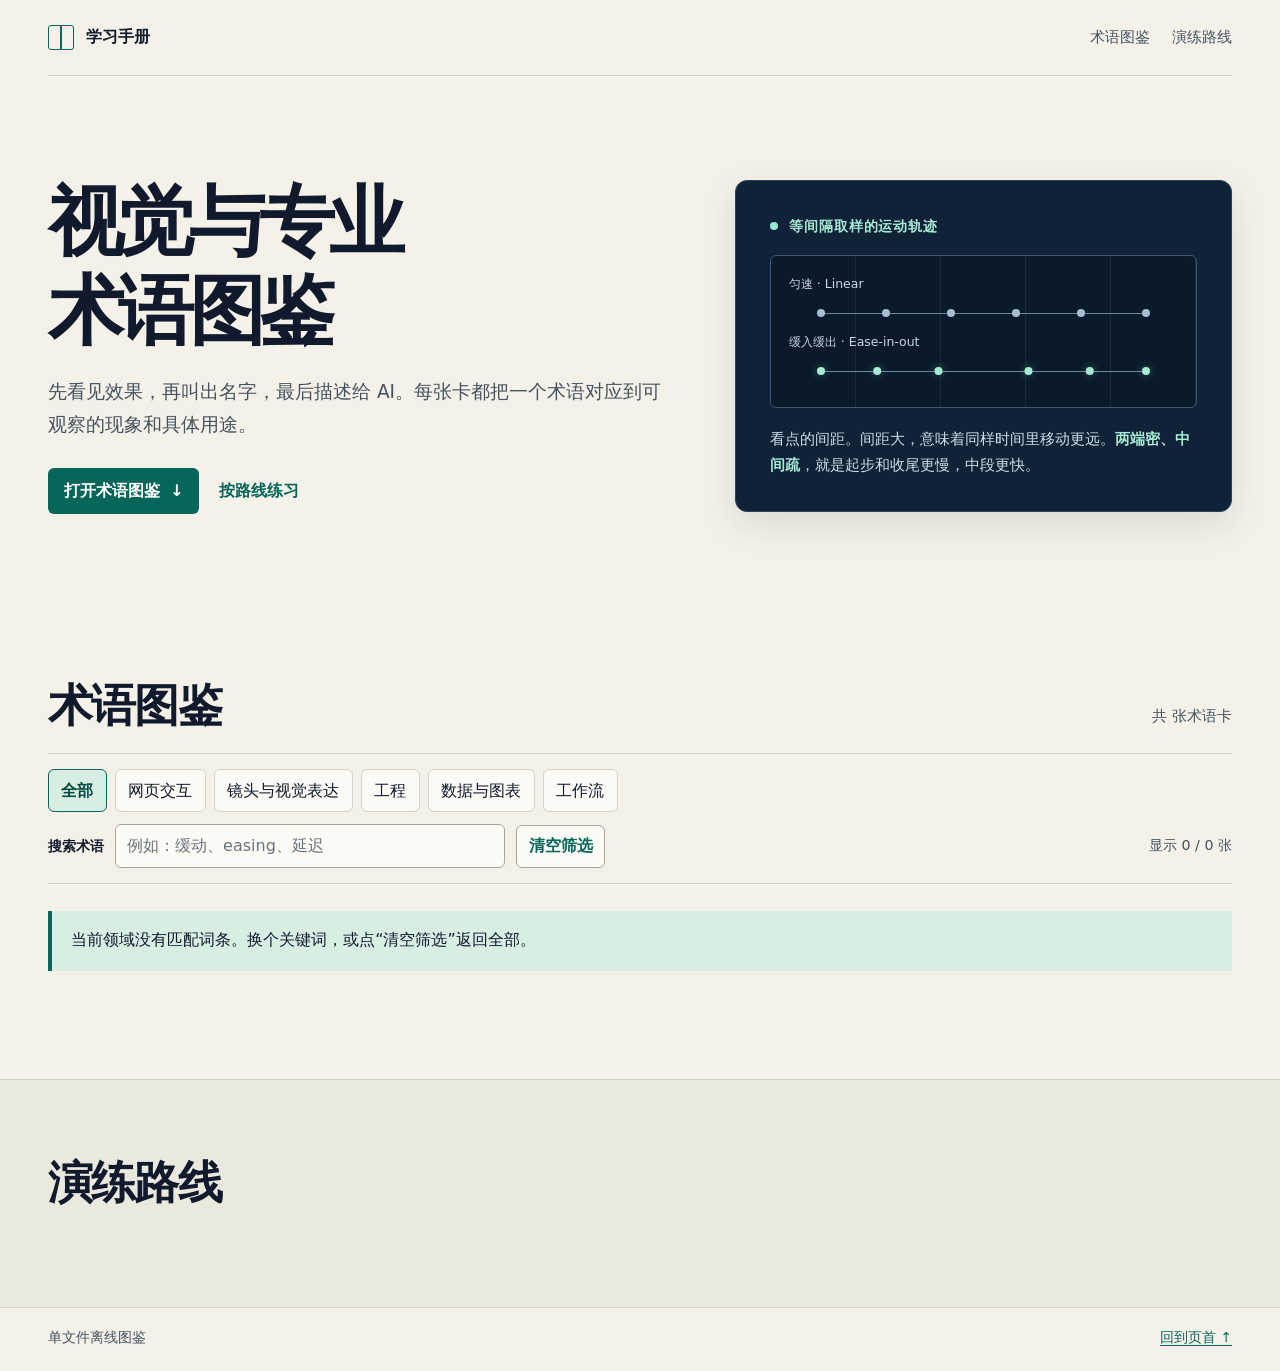
<file: study-shell/shell.html>
<!doctype html>
<html lang="zh-CN">
<head>
<meta charset="utf-8">
<meta name="viewport" content="width=device-width, initial-scale=1">
<meta name="color-scheme" content="light">
<title>视觉与专业术语图鉴</title>
<style>
:root {
  --paper: #f4f1e9;
  --card: #fcfaf5;
  --ink: #101a2c;
  --muted: #465260;
  --rule: #d4d1c6;
  --teal: #06665a;
  --teal-soft: #d9eee3;
  --hero: #102238;
  --light: #eaf8f0;
  font-family: "Microsoft YaHei UI", "PingFang SC", "Noto Sans CJK SC", system-ui, sans-serif;
  color: var(--ink);
  background: var(--paper);
  line-height: 1.65;
  color-scheme: light;
}
*, *::before, *::after { box-sizing: border-box; }
html { scroll-behavior: smooth; scroll-padding-top: 1rem; }
body { margin: 0; }
img { max-width: 100%; }
button, input { font: inherit; }
button { cursor: pointer; }
a { color: var(--teal); text-underline-offset: .2em; }
a:hover { color: var(--ink); }
:focus-visible { outline: 3px solid #0b7c6e; outline-offset: 4px; }
[hidden] { display: none !important; }
h1, h2, h3, p, figure { margin: 0; }
.frame { width: min(1280px, calc(100% - 96px)); margin-inline: auto; }
.skip { position: absolute; left: -100vw; }
.skip:focus { z-index: 5; top: .6rem; left: .6rem; padding: .55rem 1rem; background: #fff; }
.masthead { display: flex; align-items: center; justify-content: space-between; gap: 1rem; min-height: 76px; border-bottom: 1px solid var(--rule); }
.masthead__mark { display: flex; align-items: center; gap: .75rem; color: var(--ink); text-decoration: none; font-weight: 720; }
.masthead__mark::before { display: block; width: 26px; height: 25px; content: ""; border: 1.5px solid var(--teal); border-radius: 3px; background: linear-gradient(90deg, transparent 45%, var(--teal) 45% 53%, transparent 53%); }
.masthead nav { display: flex; flex-wrap: wrap; gap: .4rem 1.4rem; }
.masthead nav a { color: var(--muted); text-decoration: none; font-size: .91rem; }
.masthead nav a:hover { color: var(--teal); text-decoration: underline; }
.hero { display: grid; grid-template-columns: 1.18fr .94fr; align-items: center; gap: clamp(28px, 5vw, 78px); padding-block: clamp(58px, 8vw, 110px) clamp(56px, 7vw, 94px); }
.hero__copy h1 { font-family: "Noto Serif CJK SC", "Songti SC", "STSong", "SimSun", serif; font-size: clamp(2.7rem, 5.9vw, 5.5rem); font-weight: 850; line-height: 1.18; letter-spacing: -.075em; text-wrap: balance; }
.hero__copy h1 span { display: inline-block; }
.hero__summary { margin-top: 1.15rem; font-size: clamp(1.08rem, 1.45vw, 1.32rem); color: var(--muted); line-height: 1.8; }
.hero__actions { display: flex; flex-wrap: wrap; gap: .75rem 1.2rem; align-items: center; margin-top: 1.65rem; }
.primary, .secondary, .filter, .copy-prompt, #clear-filters { min-height: 43px; display: inline-flex; align-items: center; justify-content: center; text-decoration: none; border-radius: 6px; }
.primary { background: var(--teal); color: #fff; padding: .6rem 1rem; font-weight: 720; gap: .62rem; }
.primary::after { content: "↓"; }
.primary:hover { color: #fff; background: #004c43; }
.secondary { font-weight: 680; padding-inline: .05rem; }
.secondary:hover { text-decoration: underline; }
.hero__visual { margin: 0; padding: clamp(17px, 2.65vw, 35px); border: 1px solid #29435a; border-radius: 12px; background: var(--hero); color: var(--light); box-shadow: 0 12px 34px #101a2c1c; }
.hero__visual figcaption { display: flex; align-items: center; gap: .65rem; font-size: .86rem; font-weight: 680; letter-spacing: .07em; color: #a6ebd4; }
.hero__visual figcaption::before { content: ""; width: 8px; height: 8px; background: #91ebd0; border-radius: 50%; }
.visual-demo { margin-block: 1.12rem; border-radius: 6px; border: 1px solid #40586e; padding: 1.1rem; background: repeating-linear-gradient(90deg, transparent 0 calc(20% - 1px), #a6ebd416 calc(20% - 1px) 20%), #0b1a2a; }
.visual-demo__rail { min-height: 37px; position: relative; display: grid; grid-template-columns: repeat(6, 1fr); align-items: center; justify-items: center; isolation: isolate; }
.visual-demo__rail::before { content: ""; z-index: -1; position: absolute; inset-inline: 8%; top: 50%; height: 1px; background: #6b8499; }
.visual-demo__rail span { display: block; width: 8px; height: 8px; border-radius: 50%; background: #a7bed0; }
.visual-demo__rail--ease span { background: #a6ebd4; box-shadow: 0 0 8px #6bd2ac66; }
.visual-demo__rail--ease span:nth-child(2) { transform: translateX(-.55rem); }
.visual-demo__rail--ease span:nth-child(3) { transform: translateX(-.78rem); }
.visual-demo__rail--ease span:nth-child(4) { transform: translateX(.78rem); }
.visual-demo__rail--ease span:nth-child(5) { transform: translateX(.55rem); }
.visual-demo p { margin: 0; color: #c6d8e4; font-size: .78rem; }
.visual-note { font-size: .92rem; line-height: 1.75; color: #cfdee9; }
.visual-note strong { color: #a6ebd4; font-weight: 700; }
.profile { border-block: 1px solid var(--rule); padding-block: 1.07rem; color: var(--muted); }
.profile:empty { display: none; }
.profile > * + *, .route-body > * + * { margin-top: .6rem; }
.profile p { max-width: 80ch; }
.profile ul { padding-inline-start: 1.2rem; }
.section { padding-block: clamp(48px, 6vw, 80px); }
.section-heading { display: flex; justify-content: space-between; align-items: baseline; flex-wrap: wrap; gap: .35rem 1rem; }
.section-heading h2 { font-family: "Noto Serif CJK SC", "Songti SC", "STSong", "SimSun", serif; font-size: clamp(1.75rem, 3.6vw, 2.8rem); letter-spacing: -.04em; font-weight: 800; line-height: 1.2; }
.section-heading p { color: var(--muted); font-size: .91rem; }
.controls { margin-block: 1.2rem 1.65rem; padding-block: .95rem; border-block: 1px solid var(--rule); }
.filters, .search-row { display: flex; align-items: center; flex-wrap: wrap; gap: .5rem; }
.filter { padding: .37rem .78rem; background: var(--card); border: 1px solid var(--rule); color: var(--ink); }
.filter[aria-pressed="true"] { border-color: var(--teal); background: var(--teal-soft); color: #004b41; font-weight: 700; }
.filter:hover, #clear-filters:hover, .copy-prompt:hover { border-color: var(--teal); }
.search-row { margin-top: .75rem; gap: .55rem .7rem; }
.search-row label { font-size: .88rem; font-weight: 700; }
#term-search { width: min(100%, 390px); min-height: 43px; padding: .48rem .68rem; border-radius: 6px; border: 1px solid #a6a69d; background: var(--card); color: var(--ink); }
#term-search::placeholder { color: #69737b; }
#clear-filters, .copy-prompt { border: 1px solid #a6a69d; background: var(--card); padding: .4rem .72rem; color: var(--teal); font-weight: 690; }
#result-count { min-width: 7em; margin-inline-start: auto; text-align: end; color: var(--muted); font-size: .89rem; font-variant-numeric: tabular-nums; }
.no-results { margin-block: 1.15rem 2rem; padding: 1.05rem 1.2rem; border-left: 4px solid var(--teal); background: var(--teal-soft); }
.card-grid { display: grid; grid-template-columns: repeat(2, minmax(0, 1fr)); gap: 1.35rem; align-items: stretch; }
.knowledge-card { min-width: 0; display: flex; flex-direction: column; border: 1px solid var(--rule); border-radius: 12px; background: var(--card); overflow: hidden; }
.card-body { display: flex; flex-direction: column; flex: 1 1 auto; gap: .75rem; padding: clamp(15px, 2.15vw, 26px); }
.knowledge-card > :not(.card-body):not(.card-figure) { margin-inline: clamp(15px, 2.15vw, 26px); }
.knowledge-card > :first-child:not(.card-body):not(.card-figure) { margin-top: clamp(15px, 2.15vw, 26px); }
.knowledge-card > :last-child:not(.card-body):not(.card-figure) { margin-bottom: clamp(15px, 2.15vw, 26px); }
.knowledge-card h3 { font-size: clamp(1.25rem, 2.1vw, 1.64rem); letter-spacing: -.03em; font-weight: 800; line-height: 1.36; overflow-wrap: anywhere; }
.card-index { display: inline-block; align-self: flex-start; color: var(--teal); font-size: .82rem; font-weight: 760; letter-spacing: .06em; }
.english { display: block; margin-top: .14em; font-weight: 550; font-size: .88rem; line-height: 1.45; letter-spacing: 0; color: var(--muted); }
.card-figure { margin: 0; background: #0e1b2d; color: #eaf4fc; border-radius: 7px; overflow: hidden; }
.knowledge-card > .card-figure { border-radius: 0; }
.card-figure img { display: block; margin-inline: auto; width: 100%; height: auto; object-fit: contain; }
.card-figure figcaption { border-top: 1px solid #ffffff22; color: #d5e2ec; padding: .5rem .72rem; font-size: .8rem; line-height: 1.55; }
.card-facts { display: grid; grid-template-columns: max-content minmax(0, 1fr); gap: .38rem .77rem; margin: 0; font-size: .93rem; }
.card-facts dt { font-weight: 750; color: var(--teal); }
.card-facts dd { margin: 0; overflow-wrap: anywhere; }
.card-facts > div { display: contents; }
.card-sources { color: var(--muted); font-size: .81rem; overflow-wrap: anywhere; }
.card-sources a { margin-inline-end: .35em; }
.card-body .copy-prompt { align-self: flex-start; margin-top: auto; }
.copy-prompt[aria-label] { text-align: start; }
.card-body > :where(p, blockquote, details) { font-size: .93rem; }
.card-body blockquote { margin: 0; border-left: 3px solid #83beab; background: #e7f0e9; padding: .5rem .75rem; }
.card-body details { border-top: 1px solid var(--rule); padding-top: .45rem; }
.card-body details summary { color: var(--teal); cursor: pointer; font-weight: 680; }
.route { border-block: 1px solid var(--rule); background: #e9e9de; }
.route-body { max-width: 92ch; margin-top: 1.2rem; }
.route-body ol { margin: 0; padding-inline-start: 1.45em; }
.route-body li + li { margin-top: .6rem; }
.route-body li::marker { color: var(--teal); font-weight: 750; }
.footer { display: flex; justify-content: space-between; align-items: baseline; gap: 1rem; padding-block: 1.15rem 1.4rem; font-size: .86rem; color: var(--muted); }
.copy-status { position: fixed; z-index: 3; inset: auto 1rem 1rem auto; padding: .6rem .9rem; border-radius: 6px; background: var(--ink); color: #fff; box-shadow: 0 6px 18px #101a2c33; font-size: .9rem; }
.copy-status:empty { width: 1px; height: 1px; padding: 0; clip-path: inset(50%); }
dialog { width: min(560px, calc(100% - 36px)); border: 1px solid var(--rule); border-radius: 9px; color: var(--ink); background: var(--card); padding: 1.1rem; }
dialog::backdrop { background: #101a2c88; }
dialog textarea { width: 100%; min-height: 9rem; margin-block: .5rem; resize: vertical; font: inherit; }
dialog button { min-height: 43px; padding-inline: .7rem; }
@media (max-width: 850px) {
  .frame { width: min(100% - 54px, 1280px); }
  .hero { gap: 28px; }
  .card-grid { gap: .9rem; }
}
@media (max-width: 680px) {
  .frame { width: calc(100% - 34px); }
  .masthead { min-height: 60px; }
  .masthead nav { gap: .8rem; }
  .hero { grid-template-columns: 1fr; padding-block: 40px; }
  .hero__copy h1 { max-width: 12em; }
  .hero__summary { margin-top: .85rem; }
  .hero__actions { margin-top: 1.15rem; }
  .card-grid { grid-template-columns: 1fr; gap: .85rem; }
  .search-row { display: grid; grid-template-columns: minmax(0, 1fr) auto; }
  .search-row label { grid-column: 1 / -1; }
  #term-search { width: 100%; min-width: 0; }
  #result-count { grid-column: 1 / -1; margin: 0; text-align: start; }
}
@media (prefers-reduced-motion: reduce) { html { scroll-behavior: auto; } }
@media print {
  :root { background: #fff; font-size: 10pt; }
  .frame { width: 100%; }
  .masthead, .hero__actions, .hero__visual, .controls, .footer, .copy-prompt, .copy-status, .skip, dialog { display: none !important; }
  .hero { display: block; padding: 0 0 8pt; }
  .hero__copy h1 { font-size: 22pt; letter-spacing: 0; }
  .hero__summary, .profile { font-size: 10pt; }
  .hero__summary { margin-top: 4pt; }
  .profile { padding-block: 7pt; }
  .section { padding-block: 10pt; }
  .section-heading { break-after: avoid; margin-bottom: 7pt; }
  .section-heading h2 { font-size: 15pt; }
  .card-grid { display: block; }
  .knowledge-card { display: block; margin-bottom: 9pt; break-inside: avoid; background: #fff; }
  .card-body { padding: 9pt; gap: 4pt; }
  .knowledge-card h3 { font-size: 13pt; }
  .card-figure { print-color-adjust: exact; -webkit-print-color-adjust: exact; }
  .card-figure img { max-height: 130pt; }
  .route { background: #fff; }
}
</style>
</head>
<body id="top">
<a class="skip" href="#catalog">跳到术语卡</a>
<header class="frame masthead">
  <a class="masthead__mark" href="#top">学习手册</a>
  <nav aria-label="图鉴栏目">
    <a href="#catalog">术语图鉴</a>
    <a href="#practice">演练路线</a>
  </nav>
</header>
<main>
  <div class="frame">
    <section class="hero" aria-labelledby="page-title">
      <div class="hero__copy">
        <h1 id="page-title"><span>视觉与专业</span><span>术语图鉴</span></h1>
        <p class="hero__summary">先看见效果，再叫出名字，最后描述给 AI。每张卡都把一个术语对应到可观察的现象和具体用途。</p>
        <div class="hero__actions">
          <a class="primary" href="#catalog">打开术语图鉴</a>
          <a class="secondary" href="#practice">按路线练习</a>
        </div>
      </div>
      <figure class="hero__visual">
        <figcaption>等间隔取样的运动轨迹</figcaption>
        <div class="visual-demo" aria-hidden="true">
          <p>匀速 · Linear</p>
          <div class="visual-demo__rail"><span></span><span></span><span></span><span></span><span></span><span></span></div>
          <p>缓入缓出 · Ease-in-out</p>
          <div class="visual-demo__rail visual-demo__rail--ease"><span></span><span></span><span></span><span></span><span></span><span></span></div>
        </div>
        <p class="visual-note">看点的间距。间距大，意味着同样时间里移动更远。<strong>两端密、中间疏</strong>，就是起步和收尾更慢，中段更快。</p>
      </figure>
    </section>
    <aside class="profile" aria-label="图鉴阅读说明"><!--PROFILE--></aside>
    <section class="section" id="catalog" aria-labelledby="catalog-title">
      <div class="section-heading">
        <h2 id="catalog-title">术语图鉴</h2>
        <p>共 <span id="declared-total"><!--TOTAL--></span> 张术语卡</p>
      </div>
      <div class="controls">
        <div class="filters" role="group" aria-label="按领域筛选">
          <button type="button" class="filter" data-filter="all" aria-pressed="true">全部</button>
          <button type="button" class="filter" data-filter="web" aria-pressed="false">网页交互</button>
          <button type="button" class="filter" data-filter="story" aria-pressed="false">镜头与视觉表达</button>
          <button type="button" class="filter" data-filter="engineering" aria-pressed="false">工程</button>
          <button type="button" class="filter" data-filter="data" aria-pressed="false">数据与图表</button>
          <button type="button" class="filter" data-filter="workflow" aria-pressed="false">工作流</button>
        </div>
        <div class="search-row">
          <label for="term-search">搜索术语</label>
          <input id="term-search" type="search" placeholder="例如：缓动、easing、延迟" autocomplete="off" aria-controls="term-cards">
          <button id="clear-filters" type="button">清空筛选</button>
          <p id="result-count" role="status" aria-live="polite" aria-atomic="true"></p>
        </div>
        <noscript><p>当前浏览器关闭了脚本。可通读全部术语卡，用浏览器的查找功能定位词条。</p></noscript>
      </div>
      <p class="no-results" id="no-results" hidden>当前领域没有匹配词条。换个关键词，或点“清空筛选”返回全部。</p>
      <div class="card-grid" id="term-cards"><!--CARDS--></div>
    </section>
  </div>
  <section class="section route" id="practice" aria-labelledby="practice-title">
    <div class="frame">
      <div class="section-heading"><h2 id="practice-title">演练路线</h2></div>
      <div class="route-body"><!--ROUTE--></div>
    </div>
  </section>
</main>
<footer class="frame footer">
  <p>单文件离线图鉴</p>
  <a href="#top">回到页首 ↑</a>
</footer>
<p class="copy-status" id="copy-status" aria-live="polite" role="status"></p>
<dialog id="manual-copy" aria-labelledby="manual-copy-title">
  <form method="dialog">
    <p id="manual-copy-title">请手动复制提示词</p>
    <textarea id="manual-text" aria-label="提示词" readonly></textarea>
    <button type="submit">关闭</button>
  </form>
</dialog>
<script>
(() => {
  const grid = document.getElementById('term-cards');
  const search = document.getElementById('term-search');
  const filters = [...document.querySelectorAll('button[data-filter]')];
  const searchStatus = document.getElementById('result-count');
  const empty = document.getElementById('no-results');
  const copyStatus = document.getElementById('copy-status');
  const manual = document.getElementById('manual-copy');
  const manualText = document.getElementById('manual-text');

  const normalize = value => value.normalize('NFKC').toLowerCase().replace(/[\u2010-\u2015]/g, '-');
  const cards = [...grid.querySelectorAll('.knowledge-card[data-category][data-keywords]')]
    .map(element => ({
      element,
      category: element.dataset.category,
      text: normalize(element.dataset.keywords + ' ' + element.textContent)
    }));

  let category = 'all';
  let announcementTimer;
  let searchTimer;

  function matchCards() {
    const words = normalize(search.value.trim()).split(/[\s、，,；;]+/).filter(Boolean);
    let shown = 0;
    for (const card of cards) {
      const matches = (category === 'all' || card.category === category) &&
        words.every(word => card.text.includes(word));
      card.element.hidden = !matches;
      if (matches) shown += 1;
    }
    searchStatus.textContent = '显示 ' + shown + ' / ' + cards.length + ' 张';
    empty.hidden = shown !== 0;
  }

  function setCategory(next) {
    category = next;
    for (const button of filters) {
      button.setAttribute('aria-pressed', String(button.dataset.filter === next));
    }
    clearTimeout(searchTimer);
    matchCards();
  }

  for (const button of filters) {
    button.addEventListener('click', () => setCategory(button.dataset.filter));
  }

  search.addEventListener('input', event => {
    if (event.isComposing) return;
    clearTimeout(searchTimer);
    searchTimer = setTimeout(matchCards, 85);
  });
  search.addEventListener('compositionend', matchCards);
  search.addEventListener('search', matchCards);

  document.getElementById('clear-filters').addEventListener('click', () => {
    search.value = '';
    setCategory('all');
    search.focus();
  });

  function announce(message) {
    copyStatus.textContent = message;
    clearTimeout(announcementTimer);
    announcementTimer = setTimeout(() => { copyStatus.textContent = ''; }, 2500);
  }

  function legacyCopy(value) {
    const selection = document.activeElement;
    const input = document.createElement('textarea');
    input.value = value;
    input.readOnly = true;
    input.style.cssText = 'position:fixed;top:0;left:0;width:1px;height:1px;opacity:0';
    document.body.append(input);
    try {
      input.focus({ preventScroll: true });
      input.select();
      input.setSelectionRange(0, value.length);
      return document.execCommand('copy');
    } catch {
      return false;
    } finally {
      input.remove();
      if (selection instanceof HTMLElement) selection.focus({ preventScroll: true });
    }
  }

  async function copyPrompt(value) {
    if (navigator.clipboard && typeof navigator.clipboard.writeText === 'function') {
      try {
        await navigator.clipboard.writeText(value);
        announce('提示词已复制');
        return;
      } catch {
        // Continue with the local-document fallback.
      }
    }
    if (legacyCopy(value)) {
      announce('提示词已复制');
      return;
    }
    manualText.value = value;
    if (typeof manual.showModal === 'function') {
      if (!manual.open) manual.showModal();
      manualText.focus();
      manualText.select();
    } else {
      window.prompt('请复制提示词', value);
    }
  }

  grid.addEventListener('click', event => {
    const button = event.target.closest('.copy-prompt[data-prompt]');
    if (button && button.dataset.prompt) copyPrompt(button.dataset.prompt);
  });

  matchCards();
})();
</script>
</body>
</html>
</file>
